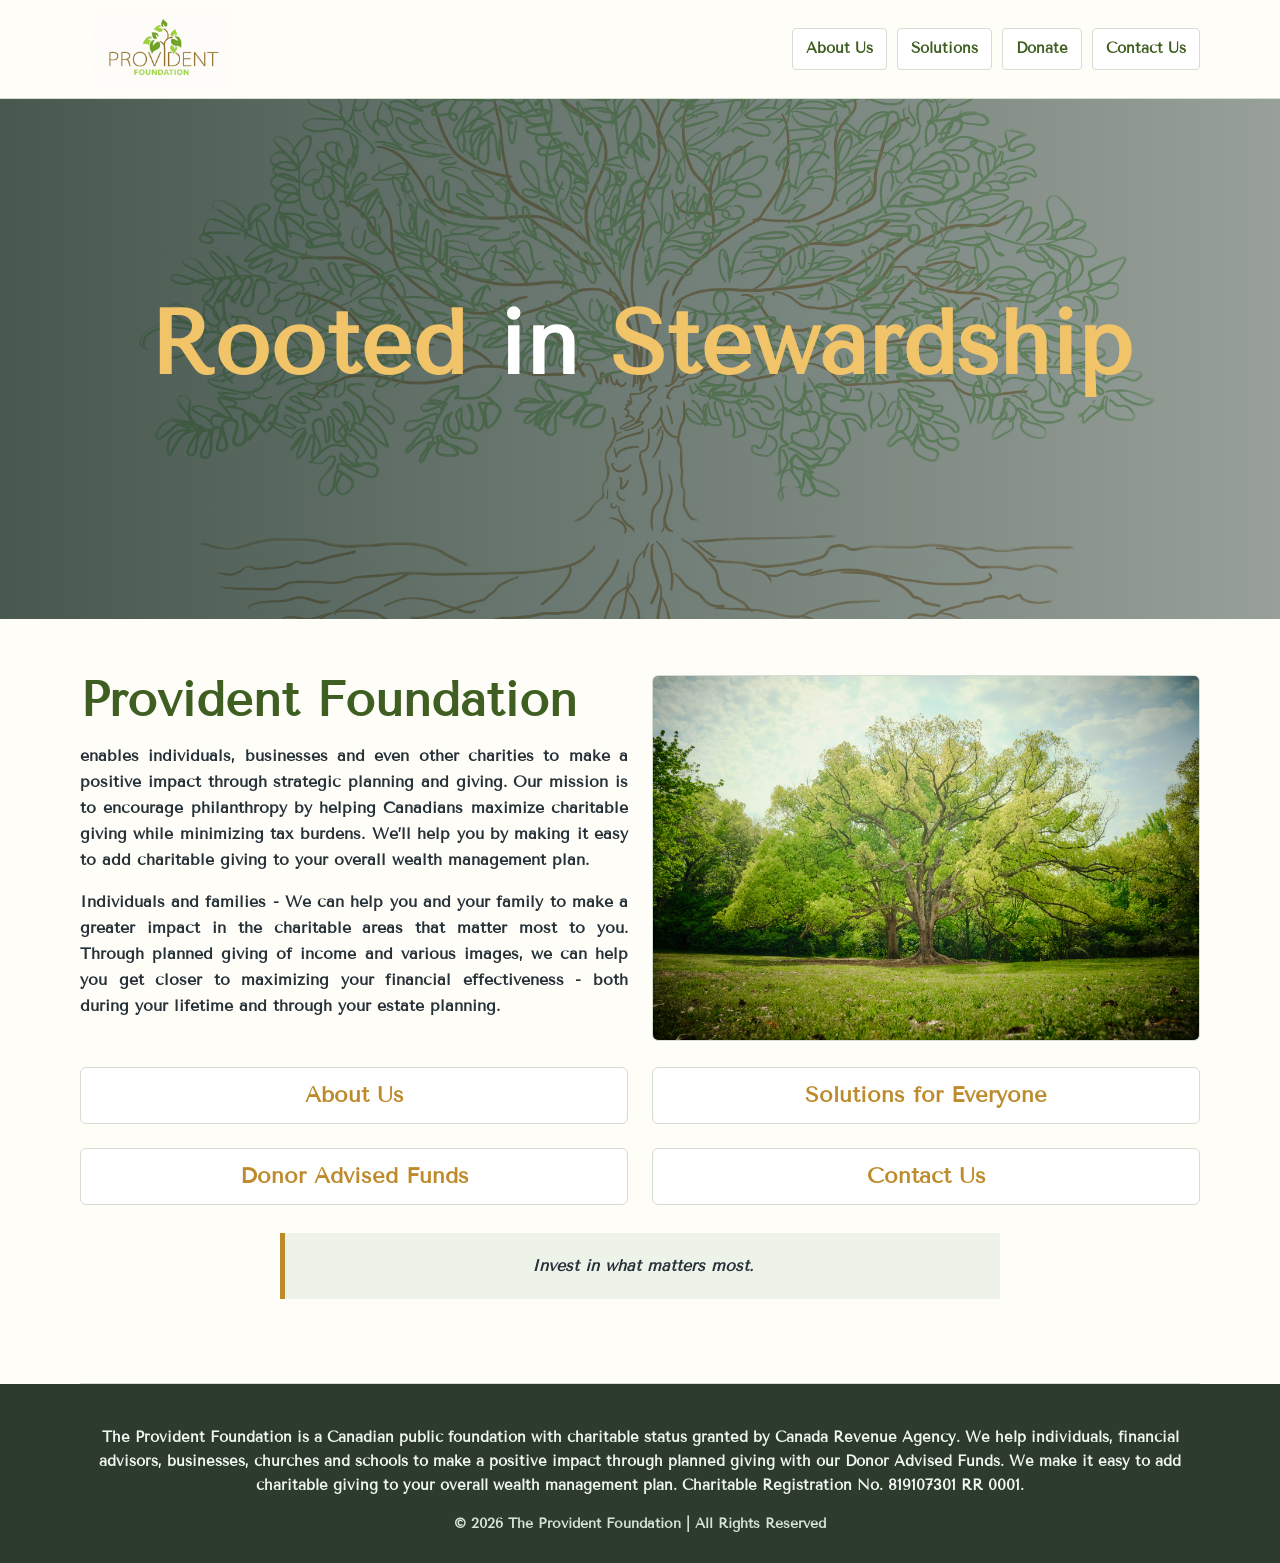
<file: index.html>
<!DOCTYPE html>
<html lang="en">
<head>
	<meta charset="utf-8" />
	<meta name="viewport" content="width=device-width, initial-scale=1" />
	<title>Provident Foundation</title>
	<link rel="icon" href="images/Logo/tree/tree-circle-4colour.png" />
	
	<link rel="stylesheet" href="styles/styles.css" />

	<link rel="preconnect" href="https://fonts.googleapis.com">
	<link rel="preconnect" href="https://fonts.gstatic.com" crossorigin>
	<link href="https://fonts.googleapis.com/css2?family=Tenor+Sans&display=swap" rel="stylesheet">

</head>
<body>
	<header class="site-header">
		<div class="header-inner">
			<a class="brand" href="index.html" aria-label="Provident Foundation home">
				<img src="images/Logo/stacked/stacked-fffdf8.png" alt="Provident Foundation" />
			</a>
			<button class="nav-toggle" type="button" aria-expanded="false" aria-controls="primary-nav" aria-label="Toggle navigation">
				<span></span>
				<span></span>
				<span></span>
			</button>
			<nav class="primary-nav" id="primary-nav" aria-label="Primary navigation">
				<ul>
					<li><a href="pages/about.html">About Us</a></li>
					<li><a href="pages/solutions.html">Solutions</a></li>
					<li><a href="pages/donations.html">Donate</a></li>
					<li><a href="pages/contact.html">Contact Us</a></li>
				</ul>
			</nav>
		</div>
	</header>

	<section class="hero" id="home">
		<div class="hero-inner">
			<h1><strong>Rooted</strong> in <strong>Stewardship</strong></h1>
		</div>
	</section>

	<main>
		<section class="section" id="about" aria-labelledby="about-title">
			<div class="grid">
				<div>
					<h2 id="about-title">Provident Foundation</h2>
					<p>enables individuals, businesses and even other charities to make a positive impact through strategic planning and giving. Our mission is to encourage philanthropy by helping Canadians maximize charitable giving while minimizing tax burdens. We’ll help you by making it easy to add charitable giving to your overall wealth management plan.</p>
					<p>Individuals and families - We can help you and your family to make a greater impact in the charitable areas that matter most to you. Through planned giving of income and various images, we can help you get closer to maximizing your financial effectiveness - both during your lifetime and through your estate planning.</p>
				</div>
				<div class="panel media-panel">
					<img src="images/tree4.jpg" alt="About Provident Foundation" />
				</div>
			</div>
			<br>
			<div class="grid redirect-grid">
				<div class="panel">
					<h3><a href="pages/about.html">About Us</a></h3>
				</div>
				<div class="panel">
					<h3><a href="pages/solutions.html">Solutions for Everyone</a></h3>
				</div>
				<div class="panel">
					<h3><a href="pages/donations.html">Donor Advised Funds</a></h3>
				</div>
				<div class="panel">
					<h3><a href="pages/contact.html">Contact Us</a></h3>
				</div>
			</div>
			<div class="callout"><em>Invest in what matters most.</em></div>
		</section>
	</main>

	<footer class="footer">
		<div class="footer-inner">
			<p>The Provident Foundation is a Canadian public foundation with charitable status granted by Canada Revenue Agency.
				We help individuals, financial advisors, businesses, churches and schools to make a positive impact through planned giving with our Donor Advised Funds.
				We make it easy to add charitable giving to your overall wealth management plan.
				Charitable Registration No. 819107301 RR 0001.</p>
			<p class="copyright">© 2026 The Provident Foundation | All Rights Reserved</p>
		</div>
	</footer>
	<script src="styles/accordion.js"></script>
</body>
</html>
</file>
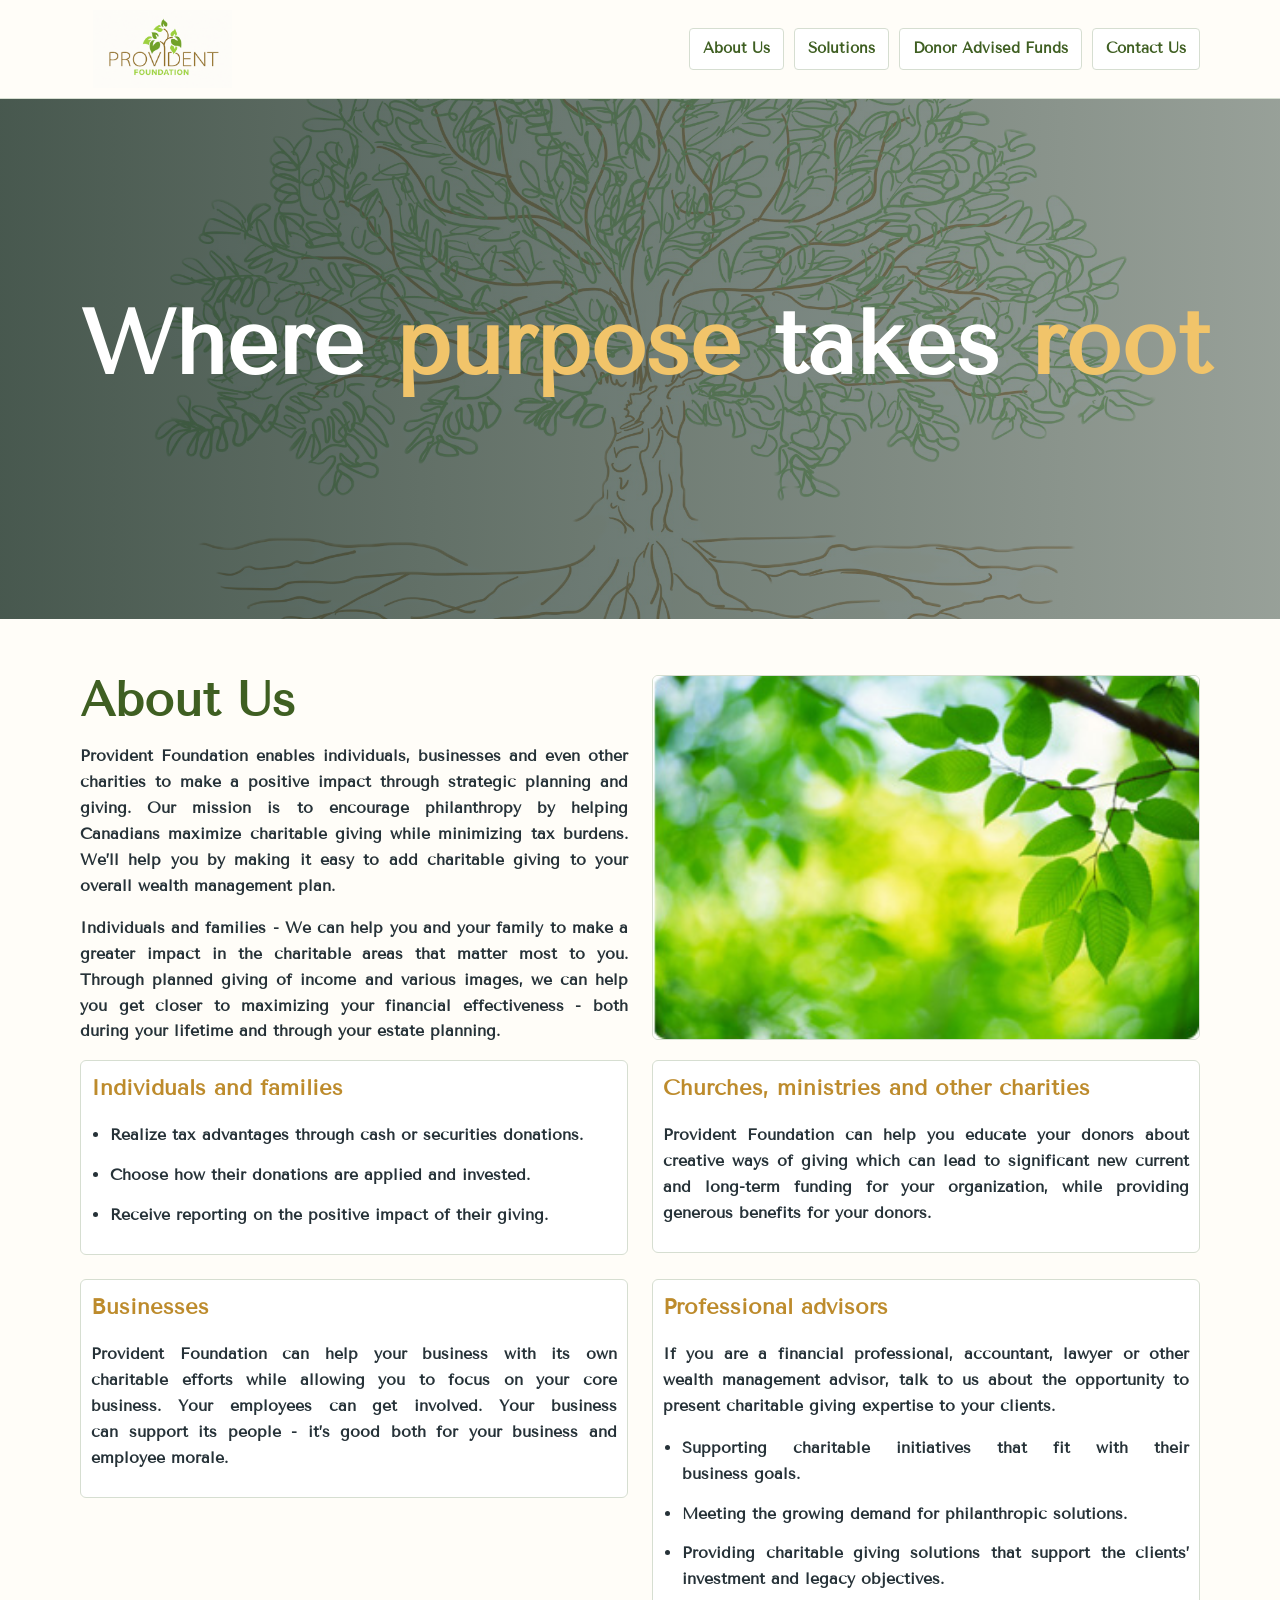
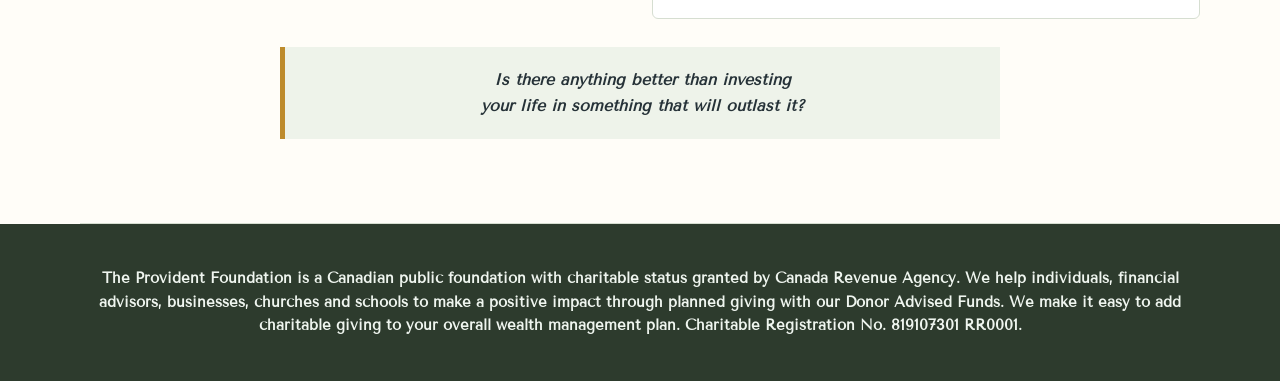
<file: pages/index.html>
<!DOCTYPE html>
<html lang="en">
<head>
	<meta charset="utf-8" />
	<meta name="viewport" content="width=device-width, initial-scale=1" />
	<title>Provident Foundation</title>
	<link rel="icon" href="../images/Logo/tree/tree-circle-4colour.png" />
	<link rel="stylesheet" href="../styles/styles.css" />

<link rel="preconnect" href="https://fonts.googleapis.com">
<link rel="preconnect" href="https://fonts.gstatic.com" crossorigin>
<link href="https://fonts.googleapis.com/css2?family=Tenor+Sans&display=swap" rel="stylesheet">

</head>
<body>
	<header class="site-header">
		<div class="header-inner">
			<a class="brand" href="../pages/index.html" aria-label="Provident Foundation home">
				<img src="../images/Logo/stacked/stacked-fffdf8.png" alt="Provident Foundation" />
			</a>
			<nav aria-label="Primary navigation">
				<ul>
					<li><a href="../pages/about.html">About Us</a></li>
					<li><a href="../pages/solutions.html">Solutions</a></li>
					<li><a href="../pages/funds.html">Donor Advised Funds</a></li>
					<li><a href="../pages/contact.html">Contact Us</a></li>
				</ul>
			</nav>
		</div>
	</header>

	<section class="hero" id="home">
		<div class="hero-inner">
			<h1>Where <strong>purpose</strong> takes <strong>root</strong></h1>
		</div>
	</section>

	<main>
		<section class="section" id="about" aria-labelledby="about-title">
			<div class="grid">
				<div>
					<h2 id="about-title">About Us</h2>
					<p>Provident Foundation enables individuals, businesses and even other charities to make a positive impact through strategic planning and giving. Our mission is to encourage philanthropy by helping Canadians maximize charitable giving while minimizing tax burdens. We’ll help you by making it easy to add charitable giving to your overall wealth management plan.</p>
					<p>Individuals and families - We can help you and your family to make a greater impact in the charitable areas that matter most to you. Through planned giving of income and various images, we can help you get closer to maximizing your financial effectiveness - both during your lifetime and through your estate planning.</p>
				</div>
				<div class="panel media-panel">
					<img src="../images/about-us.jpg" alt="About Provident Foundation" />
				</div>
			</div>
			<div class="grid">
				<div class="panel">
					<h3>Individuals and families</h3>
					<ul class="clean">
						<li>Realize tax advantages through cash or securities donations.</li>
						<li>Choose how their donations are applied and invested.</li>
						<li>Receive reporting on the positive impact of their giving.</li>
					</ul>
				</div>
				<div class="panel">
					<h3>Churches, ministries and other charities</h3>
					<p>Provident Foundation can help you educate your donors about creative ways of giving which can lead to significant new current and long-term funding for your organization, while providing generous benefits for your donors.</p>
				</div>
				<div class="panel">
					<h3>Businesses</h3>
					<p>Provident Foundation can help your business with its own charitable efforts while allowing you to focus on your core business. Your employees can get involved. Your business can support its people - it’s good both for your business and employee morale.</p>
				</div>
				<div class="panel">
					<h3>Professional advisors</h3>
					<p>If you are a financial professional, accountant, lawyer or other wealth management advisor, talk to us about the opportunity to present charitable giving expertise to your clients.</p>
					<ul class="clean">
						<li>Supporting charitable initiatives that fit with their business goals.</li>
						<li>Meeting the growing demand for philanthropic solutions.</li>
						<li>Providing charitable giving solutions that support the clients’ investment and legacy objectives.</li>
					</ul>
				</div>
			</div>
			<div class="callout"><em>Is there anything better than investing your life in something that will outlast it?</em></div>
		</section>
	</main>

	<footer class="footer">
		<div class="footer-inner">
			<p>The Provident Foundation is a Canadian public foundation with charitable status granted by Canada Revenue Agency.
				We help individuals, financial advisors, businesses, churches and schools to make a positive impact through planned giving with our Donor Advised Funds.
				We make it easy to add charitable giving to your overall wealth management plan.
				Charitable Registration No. 819107301 RR0001.</p>
		</div>
	</footer>
</body>
</html>
</file>
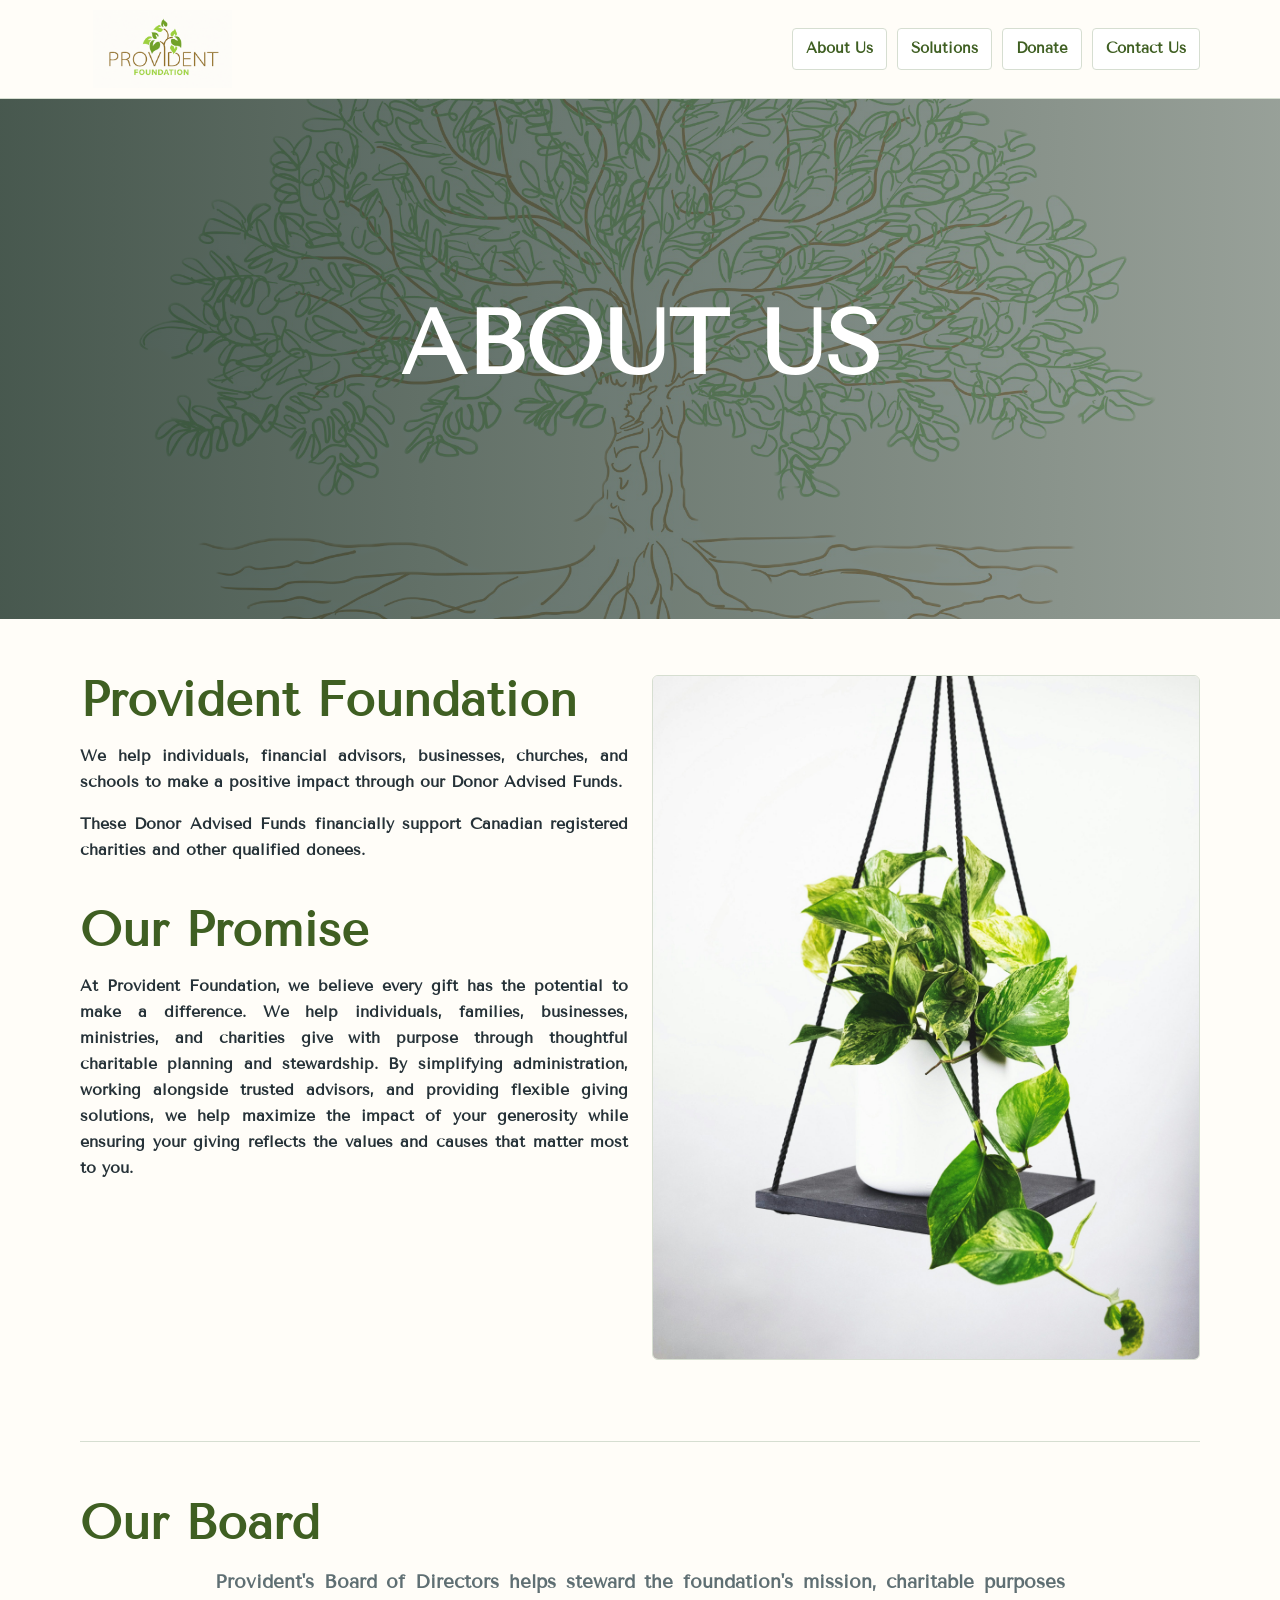
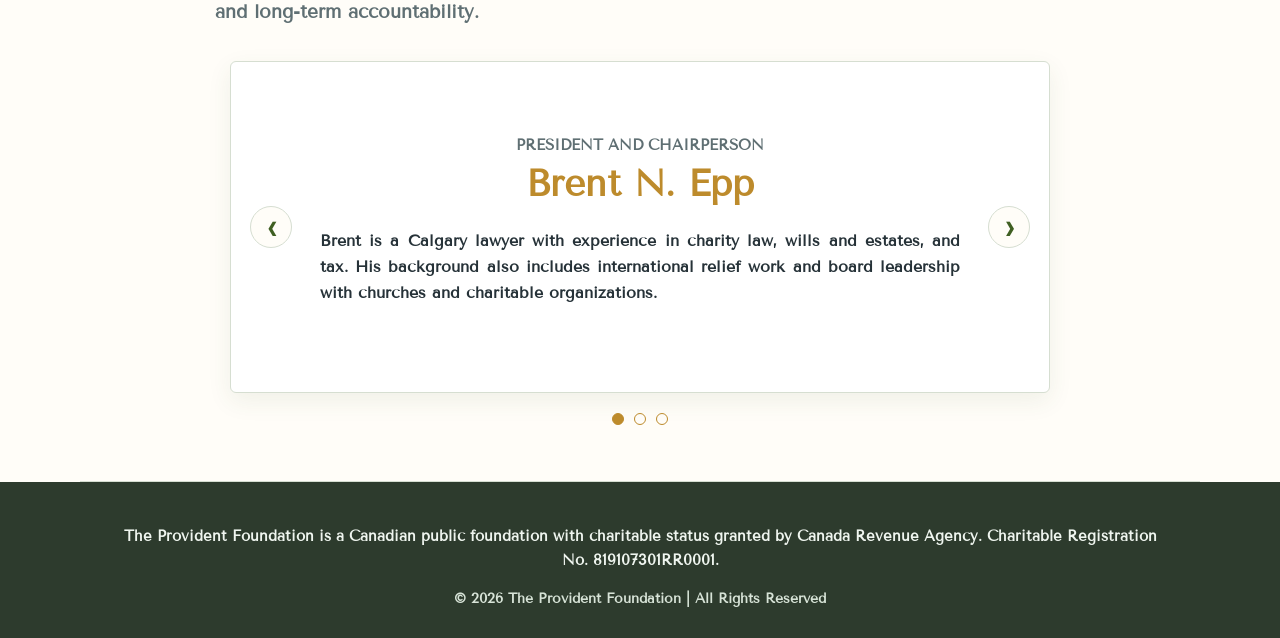
<file: pages/about.html>
<!DOCTYPE html>
<html lang="en">
<head>
	<meta charset="utf-8" />
	<meta name="viewport" content="width=device-width, initial-scale=1" />
	<title>Provident Foundation</title>
    <link rel="icon" href="../images/Logo/tree/tree-circle-4colour.png">

	<link rel="stylesheet" href="../styles/styles.css" />

	<link rel="preconnect" href="https://fonts.googleapis.com">
	<link rel="preconnect" href="https://fonts.gstatic.com" crossorigin>
	<link href="https://fonts.googleapis.com/css2?family=Tenor+Sans&display=swap" rel="stylesheet">

</head>
<body>
	<header class="site-header">
		<div class="header-inner">
			<a class="brand" href="../index.html" aria-label="Provident Foundation home">
				<img src="../images/Logo/stacked/stacked-fffdf8.png" alt="Provident Foundation" />
            </a>
			<button class="nav-toggle" type="button" aria-expanded="false" aria-controls="primary-nav" aria-label="Toggle navigation">
				<span></span>
				<span></span>
				<span></span>
			</button>
			<nav class="primary-nav" id="primary-nav" aria-label="Primary navigation">
				<ul>
					<li><a href="../pages/about.html">About Us</a></li>
					<li><a href="../pages/solutions.html">Solutions</a></li>
					<li><a href="../pages/donations.html">Donate</a></li>
					<li><a href="../pages/contact.html">Contact Us</a></li>
				</ul>
			</nav>
		</div>
	</header>

	<section class="hero" id="home">
		<div class="hero-inner">
			<h1>ABOUT US</h1>
		</div>
	</section>

	<main>
		<section class="section" id="about" aria-labelledby="about-title">
			<div class="grid">
				<div>
					<h2 id="about-title">Provident Foundation</h2>
					<p>We help individuals, financial advisors, businesses, churches, and schools to make a positive impact through our Donor Advised Funds.</p>
					<p>These Donor Advised Funds financially support Canadian registered charities and other qualified donees.</p>
					<br>
					<h2 id="about-title">Our Promise</h2>
					<p>At Provident Foundation, we believe every gift has the potential to make a difference. 
						We help individuals, families, businesses, ministries, and charities give with purpose through thoughtful charitable planning and stewardship. 
						By simplifying administration, working alongside trusted advisors, and providing flexible giving solutions, we help maximize the impact of your generosity while ensuring your giving reflects the values and causes that matter most to you.</p>
				</div>
				<div class="panel media-panel">
					<img src="../images/Pothos.jpg" alt="About Provident Foundation" />
				</div>
			</div>
		<br>
		</section>

		<section class="section" id="board" aria-labelledby="board-title">
			<h2 id="board-title">Our Board</h2>
			<p class="lead">Provident's Board of Directors helps steward the foundation's mission, charitable purposes and long-term accountability.</p>
			<div class="board-carousel" aria-label="Board member carousel">
				<input class="board-carousel-toggle" type="radio" name="board-carousel" id="board-brent" checked />
				<input class="board-carousel-toggle" type="radio" name="board-carousel" id="board-laurie" />
				<input class="board-carousel-toggle" type="radio" name="board-carousel" id="board-nicole" />

				<div class="board-carousel-viewport">
					<div class="board-carousel-track">
						<article class="board-card" aria-label="Brent N. Epp">
							<p class="board-role">President and Chairperson</p>
							<h3>Brent N. Epp</h3>
							<p>Brent is a Calgary lawyer with experience in charity law, wills and estates, and tax. His background also includes international relief work and board leadership with churches and charitable organizations.</p>
						</article>
						<article class="board-card" aria-label="Laurie Spady">
							<p class="board-role">Board Member</p>
							<h3>Laurie Spady</h3>
							<p>Laurie holds Bachelor of Arts and Master of Business Administration degrees from the University of Alberta. She has experience in business instruction, small business ownership, and international NGO board leadership.</p>
						</article>
						<article class="board-card" aria-label="Nicole Berg">
							<p class="board-role">Board Member</p>
							<h3>Nicole Berg</h3>
							<p>Nicole serves on Provident Foundation's board, helping guide the foundation's work in charitable giving, donor stewardship and long-term impact.</p>
						</article>
					</div>
				</div>

				<div class="board-carousel-controls" aria-label="Board carousel controls">
					<label class="board-control board-prev board-control-brent" for="board-nicole" aria-label="Show Nicole Berg">&lsaquo;</label>
					<label class="board-control board-next board-control-brent" for="board-laurie" aria-label="Show Laurie Spady">&rsaquo;</label>
					<label class="board-control board-prev board-control-laurie" for="board-brent" aria-label="Show Brent N. Epp">&lsaquo;</label>
					<label class="board-control board-next board-control-laurie" for="board-nicole" aria-label="Show Nicole Berg">&rsaquo;</label>
					<label class="board-control board-prev board-control-nicole" for="board-laurie" aria-label="Show Laurie Spady">&lsaquo;</label>
					<label class="board-control board-next board-control-nicole" for="board-brent" aria-label="Show Brent N. Epp">&rsaquo;</label>
				</div>

				<div class="board-carousel-dots" aria-label="Choose a board member">
					<label class="board-dot" for="board-brent" aria-label="Show Brent N. Epp"></label>
					<label class="board-dot" for="board-laurie" aria-label="Show Laurie Spady"></label>
					<label class="board-dot" for="board-nicole" aria-label="Show Nicole Berg"></label>
				</div>
			</div>
		</section>
	</main>

	<footer class="footer">
		<div class="footer-inner">
			<p>The Provident Foundation is a Canadian public foundation with charitable status granted by Canada Revenue Agency. Charitable Registration No. 819107301RR0001.</p>
			<p class="copyright">© 2026 The Provident Foundation | All Rights Reserved</p>
		</div>
	</footer>
	<script src="../styles/accordion.js"></script>
</body>
</html>
</file>
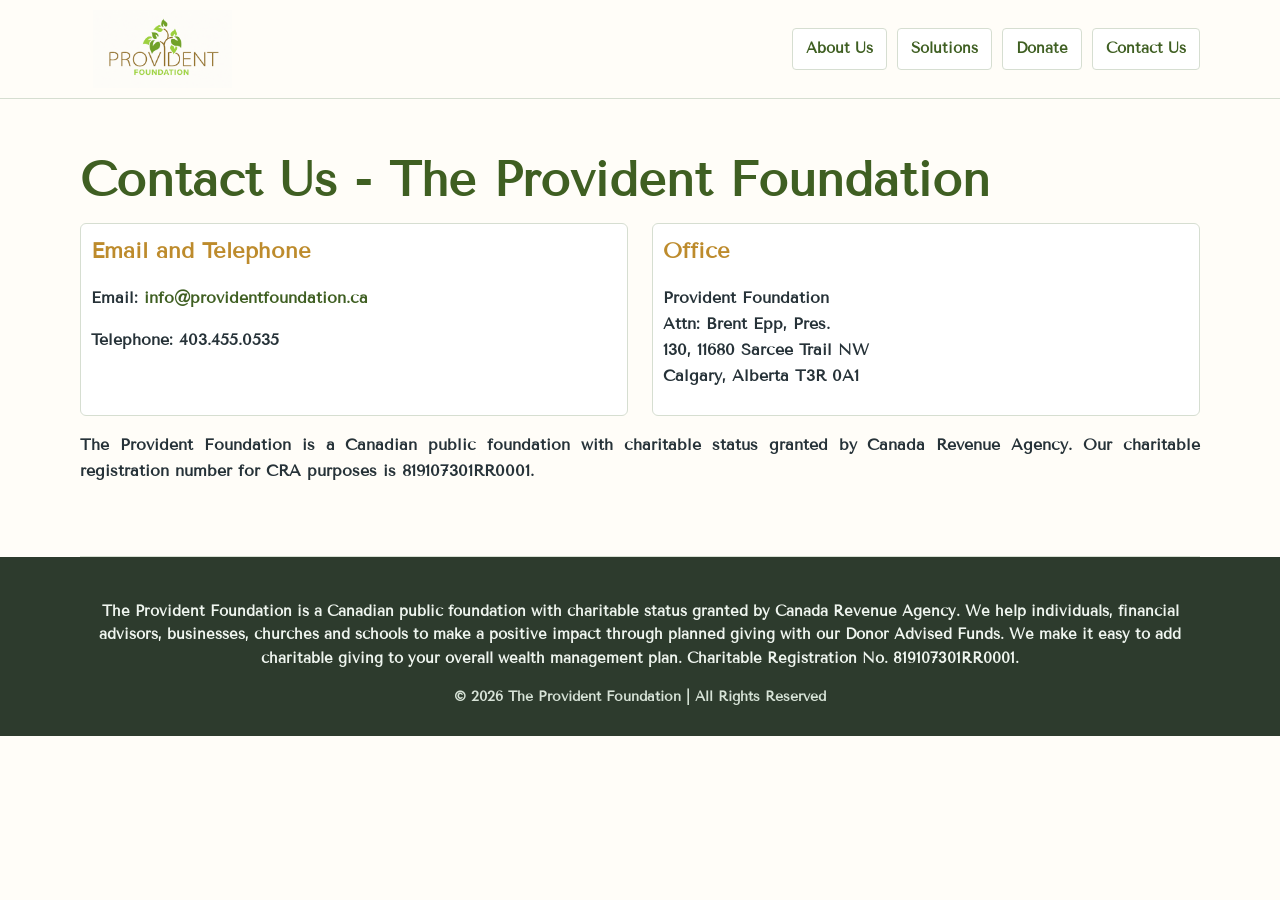
<file: pages/contact.html>
<!DOCTYPE html>
<html lang="en">
<head>
	<meta charset="utf-8" />
	<meta name="viewport" content="width=device-width, initial-scale=1" />
	<title>Provident Foundation</title>
    <link rel="icon" href="../images/Logo/tree/tree-circle-4colour.png">

	<link rel="stylesheet" href="../styles/styles.css" />

	<link rel="preconnect" href="https://fonts.googleapis.com">
	<link rel="preconnect" href="https://fonts.gstatic.com" crossorigin>
	<link href="https://fonts.googleapis.com/css2?family=Tenor+Sans&display=swap" rel="stylesheet">

</head>
<body>
	<header class="site-header">
		<div class="header-inner">
			<a class="brand" href="../index.html" aria-label="Provident Foundation home">
				<img src="../images/Logo/stacked/stacked-fffdf8.png" alt="Provident Foundation" />
            </a>
			<button class="nav-toggle" type="button" aria-expanded="false" aria-controls="primary-nav" aria-label="Toggle navigation">
				<span></span>
				<span></span>
				<span></span>
			</button>
			<nav class="primary-nav" id="primary-nav" aria-label="Primary navigation">
				<ul>
					<li><a href="../pages/about.html">About Us</a></li>
					<li><a href="../pages/solutions.html">Solutions</a></li>
					<li><a href="../pages/donations.html">Donate</a></li>
					<li><a href="../pages/contact.html">Contact Us</a></li>
				</ul>
			</nav>
		</div>
	</header>

	<main>
		<section class="section" id="contact" aria-labelledby="contact-title">
			<h2 id="contact-title">Contact Us - The Provident Foundation</h2>
			<div class="contact-box">
				<div class="panel">
					<h3>Email and Telephone</h3>
					<p>Email: <a href="mailto:info@providentfoundation.ca">info@providentfoundation.ca</a></p>
					<p>Telephone: 403.455.0535</p>
				</div>
				<div class="panel">
					<h3>Office</h3>
					<p><strong>Provident Foundation</strong>
					<br>Attn: Brent Epp, Pres.
					<br>130, 11680 Sarcee Trail NW
					<br>Calgary, Alberta T3R 0A1</p>
				</div>
			</div>
			<p>The Provident Foundation is a Canadian public foundation with charitable status granted by Canada Revenue Agency. Our charitable registration number for CRA purposes is 819107301RR0001.</p>
		</section>
	</main>

	<footer class="footer">
		<div class="footer-inner">
			<p>The Provident Foundation is a Canadian public foundation with charitable status granted by Canada Revenue Agency. We help individuals, financial advisors, businesses, churches and schools to make a positive impact through planned giving with our Donor Advised Funds. We make it easy to add charitable giving to your overall wealth management plan. Charitable Registration No. 819107301RR0001.</p>
			<p class="copyright">© 2026 The Provident Foundation | All Rights Reserved</p>
		</div>
	</footer>
	<script src="../styles/accordion.js"></script>
</body>
</html>
</file>
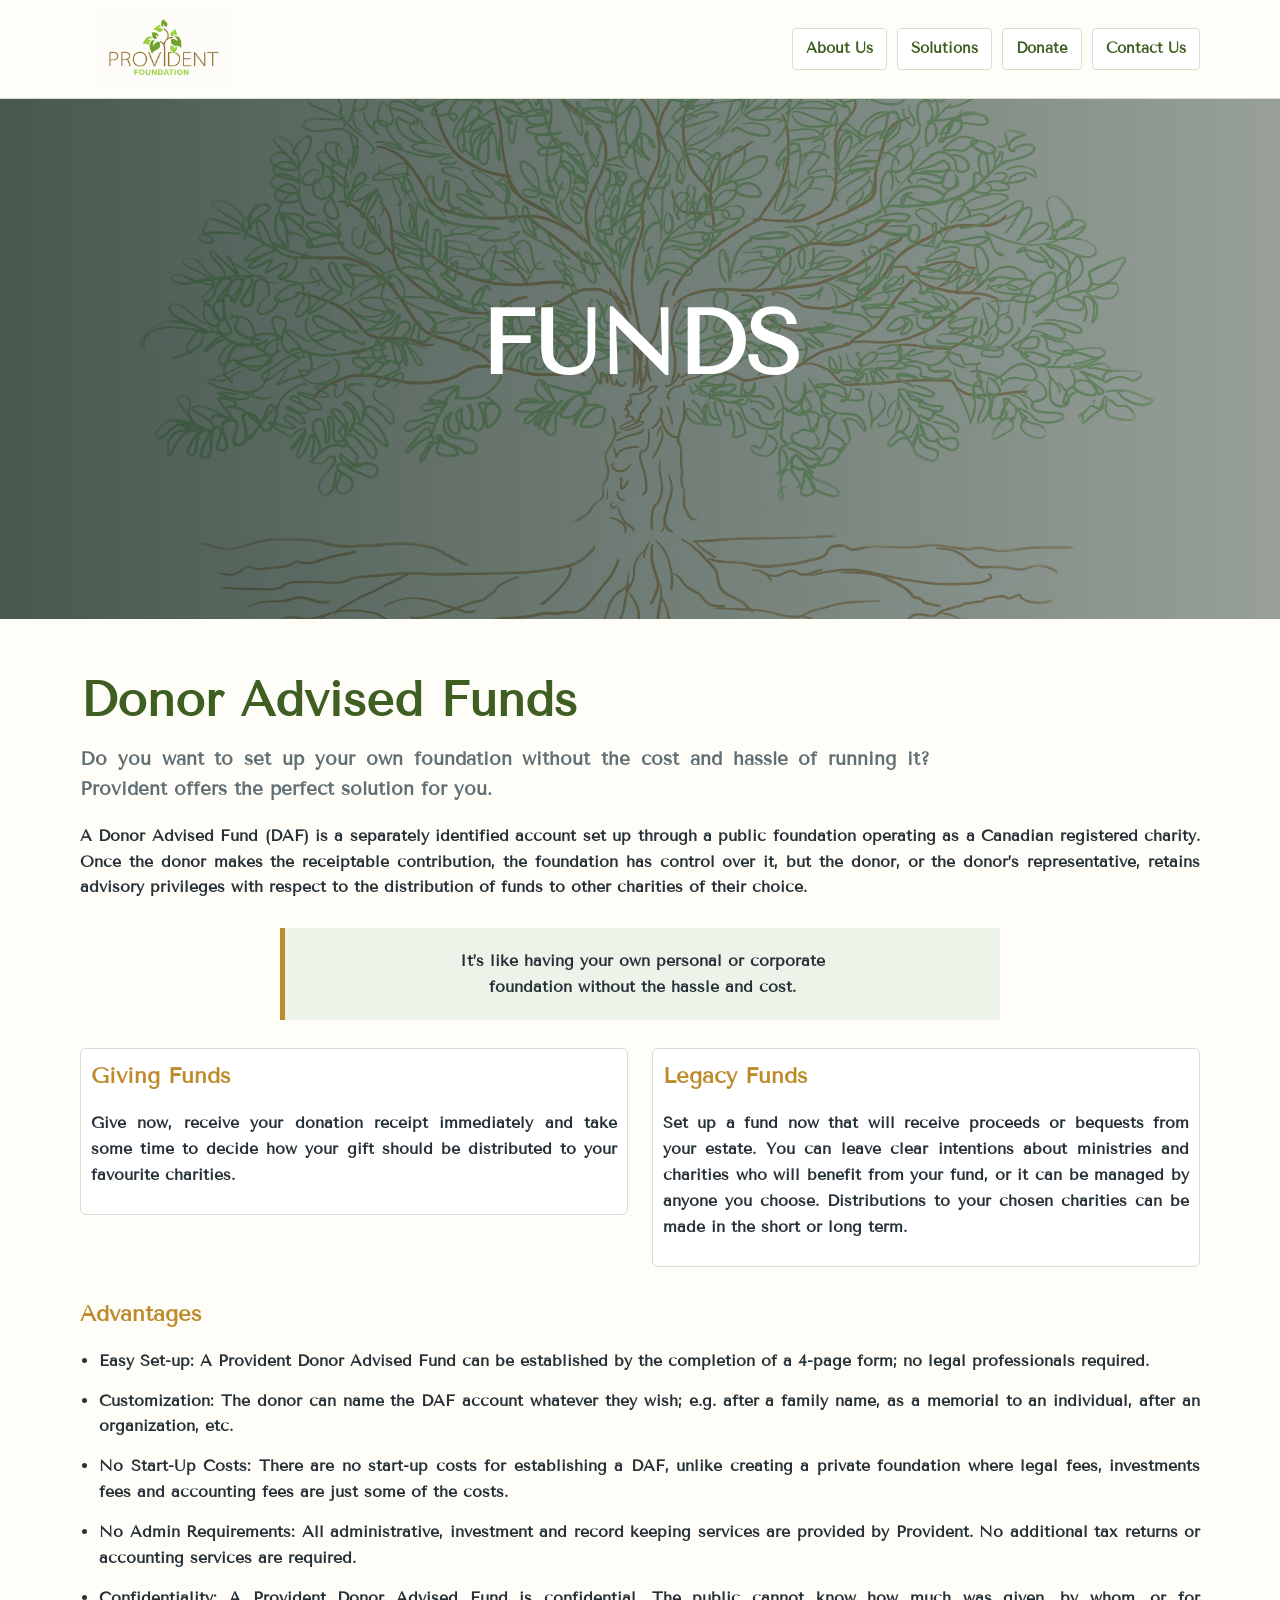
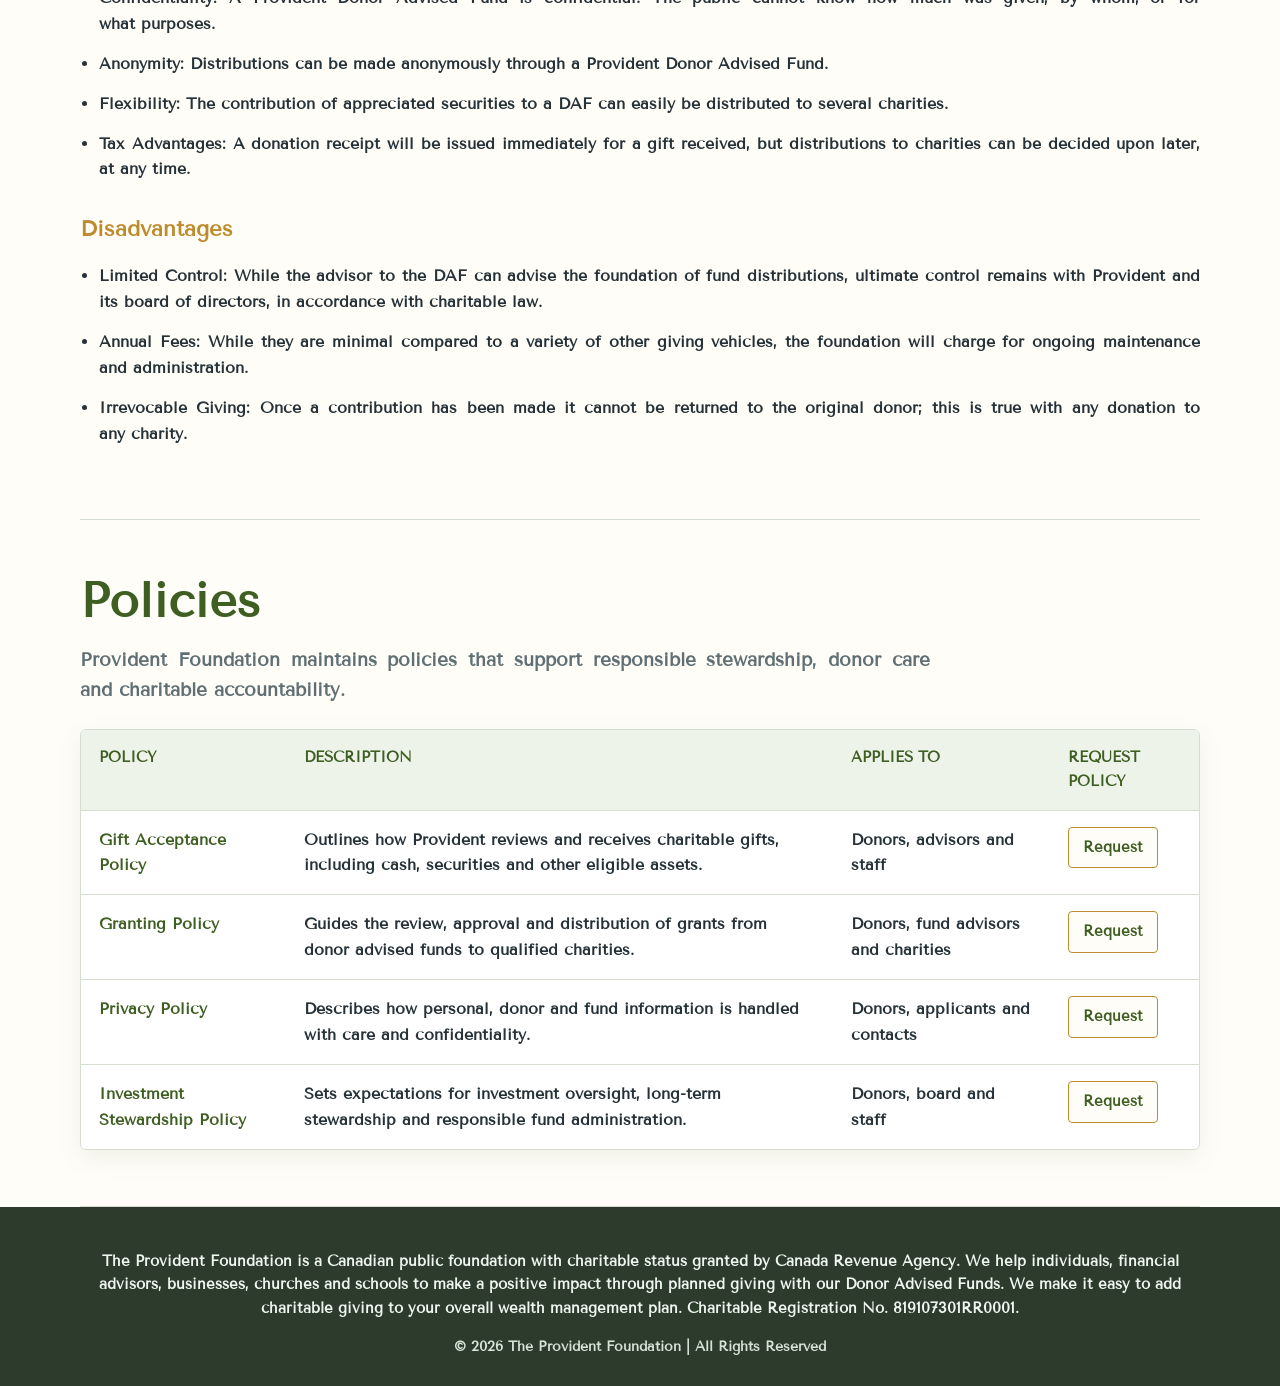
<file: pages/donations.html>
<!DOCTYPE html>
<html lang="en">
<head>
	<meta charset="utf-8" />
	<meta name="viewport" content="width=device-width, initial-scale=1" />
	<title>Provident Foundation</title>
    <link rel="icon" href="../images/Logo/tree/tree-circle-4colour.png">

	<link rel="stylesheet" href="../styles/styles.css" />

	<link rel="preconnect" href="https://fonts.googleapis.com">
	<link rel="preconnect" href="https://fonts.gstatic.com" crossorigin>
	<link href="https://fonts.googleapis.com/css2?family=Tenor+Sans&display=swap" rel="stylesheet">

</head>
<body>
	<header class="site-header">
		<div class="header-inner">
			<a class="brand" href="../index.html" aria-label="Provident Foundation home">
				<img src="../images/Logo/stacked/stacked-fffdf8.png" alt="Provident Foundation" />
            </a>
			<button class="nav-toggle" type="button" aria-expanded="false" aria-controls="primary-nav" aria-label="Toggle navigation">
				<span></span>
				<span></span>
				<span></span>
			</button>
			<nav class="primary-nav" id="primary-nav" aria-label="Primary navigation">
				<ul>
					<li><a href="../pages/about.html">About Us</a></li>
					<li><a href="../pages/solutions.html">Solutions</a></li>
					<li><a href="../pages/donations.html">Donate</a></li>
					<li><a href="../pages/contact.html">Contact Us</a></li>
				</ul>
			</nav>
		</div>
	</header>

	<section class="hero" id="home">
		<div class="hero-inner">
			<h1>FUNDS</h1>
		</div>
	</section>

	<main>
		<section class="section" id="donor-advised-funds" aria-labelledby="daf-title">
			<h2 id="daf-title">Donor Advised Funds</h2>
			<p class="lead">Do you want to set up <strong>your own foundation</strong> without the cost and hassle of running it? Provident offers the perfect solution for you.</p>
			<p>A <strong>Donor Advised Fund</strong> (DAF) is a separately identified account set up through a public foundation operating as a Canadian registered charity. Once the donor makes the receiptable contribution, the foundation has control over it, but the donor, or the donor’s representative, retains advisory privileges with respect to the distribution of funds to other charities of their choice.</p>
			<div class="callout"><strong>It’s like having your own personal or corporate foundation without the hassle and cost.</strong></div>
			<div class="grid">
				<div class="panel">
					<h3>Giving Funds</h3>
					<p>Give now, receive your donation receipt immediately and take some time to decide how your gift should be distributed to your favourite charities.</p>
				</div>
				<div class="panel">
					<h3>Legacy Funds</h3>
					<p>Set up a fund now that will receive proceeds or bequests from your estate. You can leave clear intentions about ministries and charities who will benefit from your fund, or it can be managed by anyone you choose. Distributions to your chosen charities can be made in the short or long term.</p>
				</div>
			</div>
			<h3>Advantages</h3>
			<ul class="clean">
				<li><strong>Easy Set-up:</strong> A Provident Donor Advised Fund can be established by the completion of a 4-page form; no legal professionals required.</li>
				<li><strong>Customization:</strong> The donor can name the DAF account whatever they wish; e.g. after a family name, as a memorial to an individual, after an organization, etc.</li>
				<li><strong>No Start-Up Costs:</strong> There are no start-up costs for establishing a DAF, unlike creating a private foundation where legal fees, investments fees and accounting fees are just some of the costs.</li>
				<li><strong>No Admin Requirements:</strong> All administrative, investment and record keeping services are provided by Provident. No additional tax returns or accounting services are required.</li>
				<li><strong>Confidentiality:</strong> A Provident Donor Advised Fund is confidential. The public cannot know how much was given, by whom, or for what purposes.</li>
				<li><strong>Anonymity:</strong> Distributions can be made anonymously through a Provident Donor Advised Fund.</li>
				<li><strong>Flexibility:</strong> The contribution of appreciated securities to a DAF can easily be distributed to several charities.</li>
				<li><strong>Tax Advantages:</strong> A donation receipt will be issued immediately for a gift received, but distributions to charities can be decided upon later, at any time.</li>
			</ul>
			<h3>Disadvantages</h3>
			<ul class="clean">
				<li><strong>Limited Control:</strong> While the advisor to the DAF can advise the foundation of fund distributions, ultimate control remains with Provident and its board of directors, in accordance with charitable law.</li>
				<li><strong>Annual Fees:</strong> While they are minimal compared to a variety of other giving vehicles, the foundation will charge for ongoing maintenance and administration.</li>
				<li><strong>Irrevocable Giving:</strong> Once a contribution has been made it cannot be returned to the original donor; this is true with any donation to any charity.</li>
			</ul>
		</section>

		<section class="section" id="policies" aria-labelledby="policies-title">
			<h2 id="policies-title">Policies</h2>
			<p class="lead">Provident Foundation maintains policies that support responsible stewardship, donor care and charitable accountability.</p>
			<div class="table-wrapper">
				<table class="default policy-table">
					<thead>
						<tr>
							<th>Policy</th>
							<th>Description</th>
							<th>Applies To</th>
							<th>Request Policy</th>
						</tr>
					</thead>
					<tbody>
						<tr>
							<td>Gift Acceptance Policy</td>
							<td>Outlines how Provident reviews and receives charitable gifts, including cash, securities and other eligible assets.</td>
							<td>Donors, advisors and staff</td>
							<td><a class="policy-button" href="mailto:info@providentfoundation.ca?subject=Gift%20Acceptance%20Policy%20Request">Request</a></td>
						</tr>
						<tr>
							<td>Granting Policy</td>
							<td>Guides the review, approval and distribution of grants from donor advised funds to qualified charities.</td>
							<td>Donors, fund advisors and charities</td>
							<td><a class="policy-button" href="mailto:info@providentfoundation.ca?subject=Granting%20Policy%20Request">Request</a></td>
						</tr>
						<tr>
							<td>Privacy Policy</td>
							<td>Describes how personal, donor and fund information is handled with care and confidentiality.</td>
							<td>Donors, applicants and contacts</td>
							<td><a class="policy-button" href="mailto:info@providentfoundation.ca?subject=Privacy%20Policy%20Request">Request</a></td>
						</tr>
						<tr>
							<td>Investment Stewardship Policy</td>
							<td>Sets expectations for investment oversight, long-term stewardship and responsible fund administration.</td>
							<td>Donors, board and staff</td>
							<td><a class="policy-button" href="mailto:info@providentfoundation.ca?subject=Investment%20Stewardship%20Policy%20Request">Request</a></td>
						</tr>
					</tbody>
				</table>
			</div>
		</section>
	</main>

	<footer class="footer">
		<div class="footer-inner">
			<p>The Provident Foundation is a Canadian public foundation with charitable status granted by Canada Revenue Agency. We help individuals, financial advisors, businesses, churches and schools to make a positive impact through planned giving with our Donor Advised Funds. We make it easy to add charitable giving to your overall wealth management plan. Charitable Registration No. 819107301RR0001.</p>
			<p class="copyright">© 2026 The Provident Foundation | All Rights Reserved</p>
		</div>
	</footer>
	<script src="../styles/accordion.js"></script>
</body>
</html>
</file>
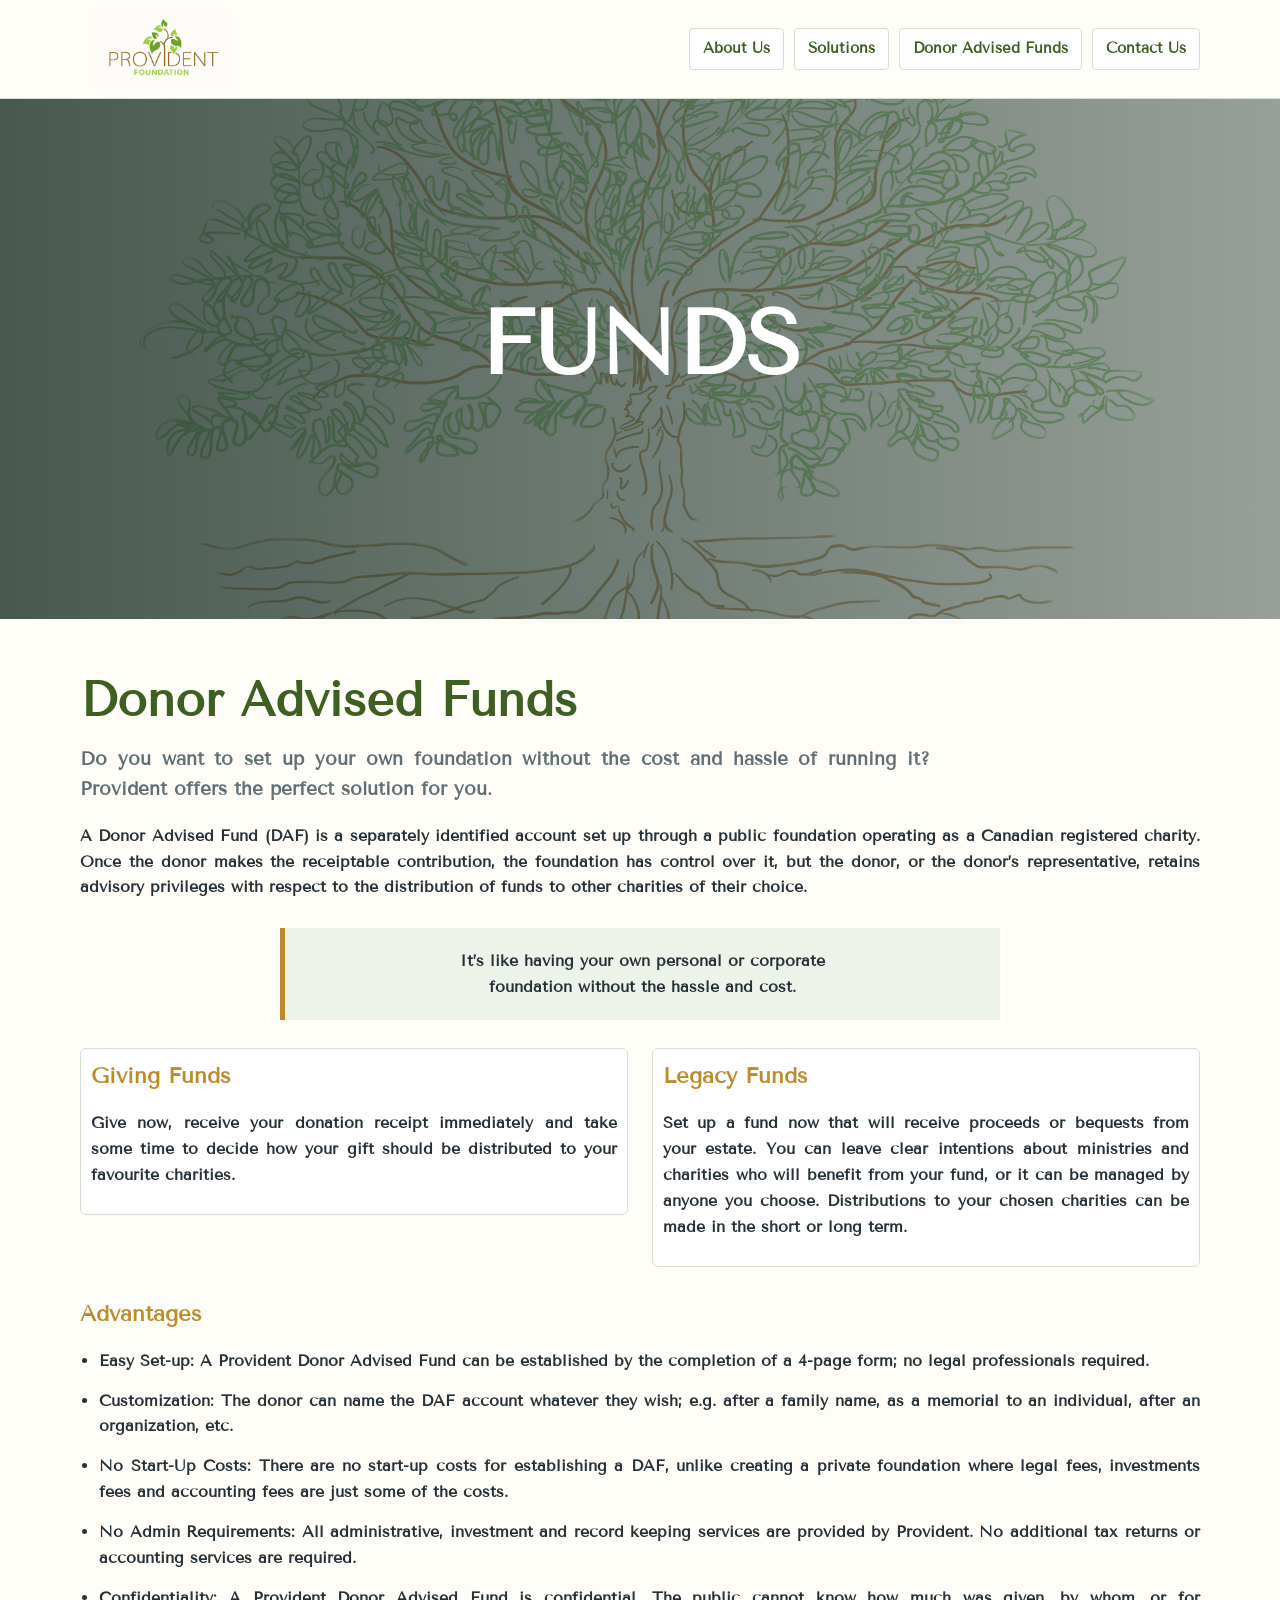
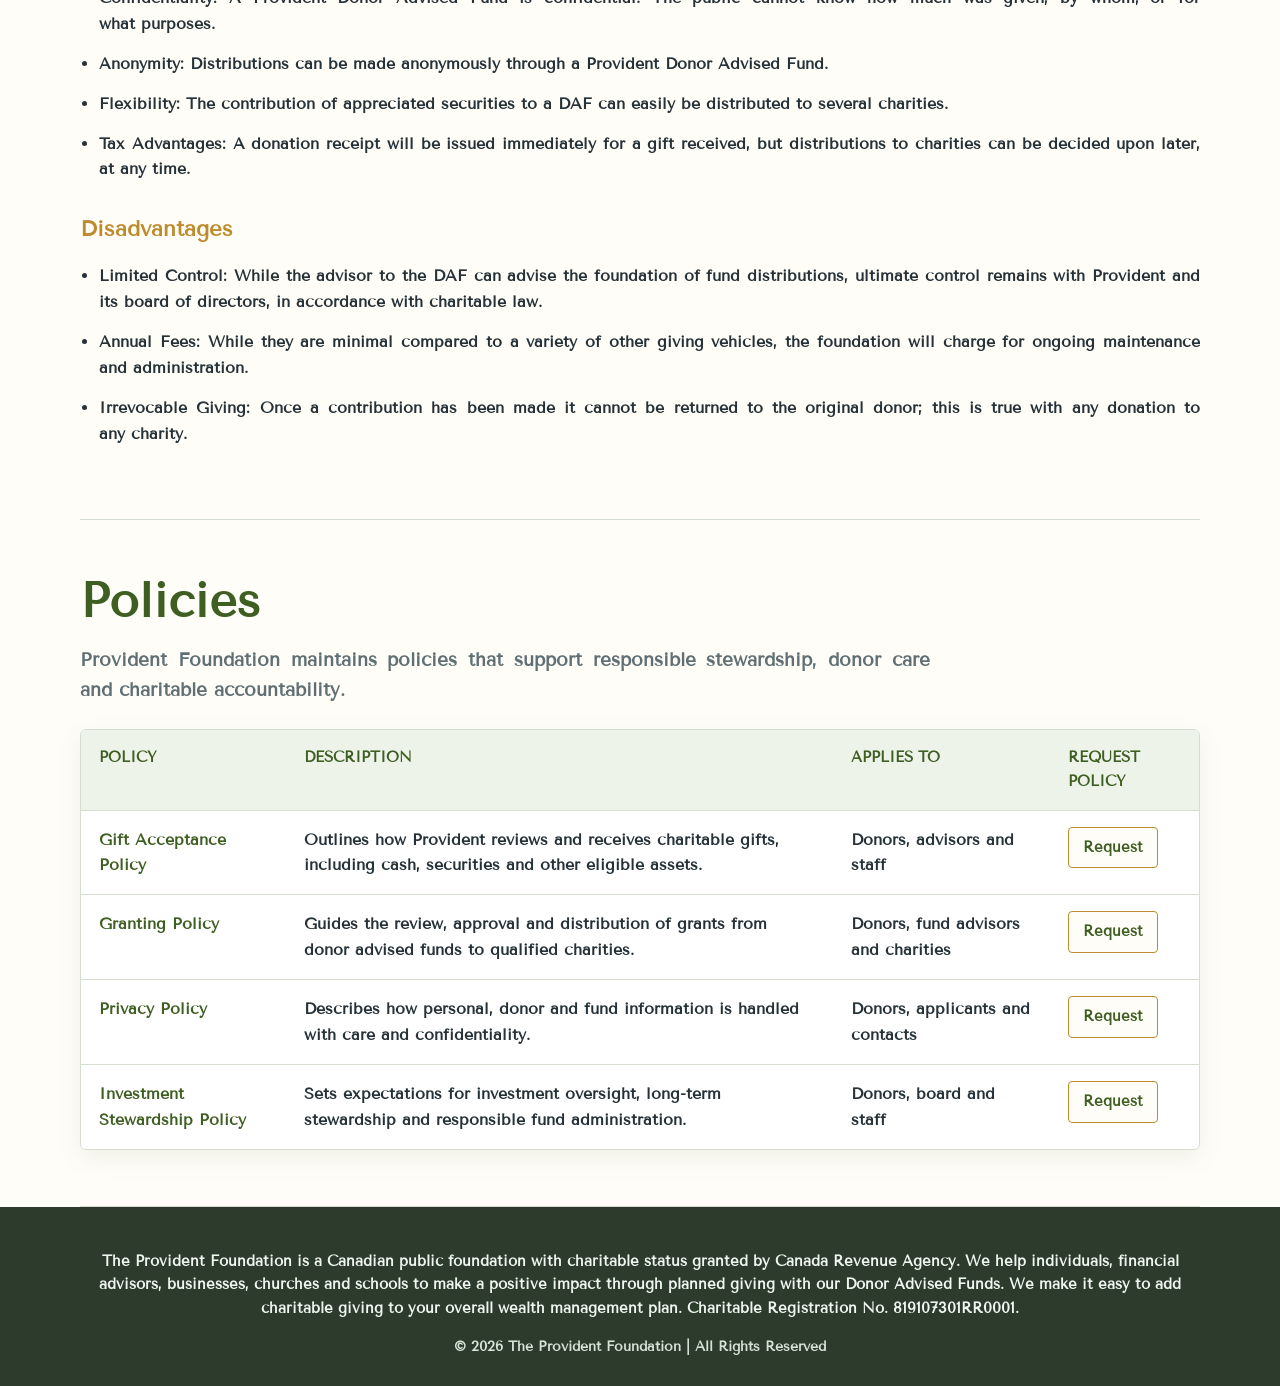
<file: pages/funds.html>
<!DOCTYPE html>
<html lang="en">
<head>
	<meta charset="utf-8" />
	<meta name="viewport" content="width=device-width, initial-scale=1" />
	<title>Provident Foundation</title>
    <link rel="icon" href="../images/Logo/tree/tree-circle-4colour.png">

	<link rel="stylesheet" href="../styles/styles.css" />

	<link rel="preconnect" href="https://fonts.googleapis.com">
	<link rel="preconnect" href="https://fonts.gstatic.com" crossorigin>
	<link href="https://fonts.googleapis.com/css2?family=Tenor+Sans&display=swap" rel="stylesheet">

</head>
<body>
	<header class="site-header">
		<div class="header-inner">
			<a class="brand" href="../index.html" aria-label="Provident Foundation home">
				<img src="../images/Logo/stacked/stacked-fffdf8.png" alt="Provident Foundation" />
            </a>
			<button class="nav-toggle" type="button" aria-expanded="false" aria-controls="primary-nav" aria-label="Toggle navigation">
				<span></span>
				<span></span>
				<span></span>
			</button>
			<nav class="primary-nav" id="primary-nav" aria-label="Primary navigation">
				<ul>
					<li><a href="../pages/about.html">About Us</a></li>
					<li><a href="../pages/solutions.html">Solutions</a></li>
					<li><a href="../pages/funds.html">Donor Advised Funds</a></li>
					<li><a href="../pages/contact.html">Contact Us</a></li>
				</ul>
			</nav>
		</div>
	</header>

	<section class="hero" id="home">
		<div class="hero-inner">
			<h1>FUNDS</h1>
		</div>
	</section>

	<main>
		<section class="section" id="donor-advised-funds" aria-labelledby="daf-title">
			<h2 id="daf-title">Donor Advised Funds</h2>
			<p class="lead">Do you want to set up <strong>your own foundation</strong> without the cost and hassle of running it? Provident offers the perfect solution for you.</p>
			<p>A <strong>Donor Advised Fund</strong> (DAF) is a separately identified account set up through a public foundation operating as a Canadian registered charity. Once the donor makes the receiptable contribution, the foundation has control over it, but the donor, or the donor’s representative, retains advisory privileges with respect to the distribution of funds to other charities of their choice.</p>
			<div class="callout"><strong>It’s like having your own personal or corporate foundation without the hassle and cost.</strong></div>
			<div class="grid">
				<div class="panel">
					<h3>Giving Funds</h3>
					<p>Give now, receive your donation receipt immediately and take some time to decide how your gift should be distributed to your favourite charities.</p>
				</div>
				<div class="panel">
					<h3>Legacy Funds</h3>
					<p>Set up a fund now that will receive proceeds or bequests from your estate. You can leave clear intentions about ministries and charities who will benefit from your fund, or it can be managed by anyone you choose. Distributions to your chosen charities can be made in the short or long term.</p>
				</div>
			</div>
			<h3>Advantages</h3>
			<ul class="clean">
				<li><strong>Easy Set-up:</strong> A Provident Donor Advised Fund can be established by the completion of a 4-page form; no legal professionals required.</li>
				<li><strong>Customization:</strong> The donor can name the DAF account whatever they wish; e.g. after a family name, as a memorial to an individual, after an organization, etc.</li>
				<li><strong>No Start-Up Costs:</strong> There are no start-up costs for establishing a DAF, unlike creating a private foundation where legal fees, investments fees and accounting fees are just some of the costs.</li>
				<li><strong>No Admin Requirements:</strong> All administrative, investment and record keeping services are provided by Provident. No additional tax returns or accounting services are required.</li>
				<li><strong>Confidentiality:</strong> A Provident Donor Advised Fund is confidential. The public cannot know how much was given, by whom, or for what purposes.</li>
				<li><strong>Anonymity:</strong> Distributions can be made anonymously through a Provident Donor Advised Fund.</li>
				<li><strong>Flexibility:</strong> The contribution of appreciated securities to a DAF can easily be distributed to several charities.</li>
				<li><strong>Tax Advantages:</strong> A donation receipt will be issued immediately for a gift received, but distributions to charities can be decided upon later, at any time.</li>
			</ul>
			<h3>Disadvantages</h3>
			<ul class="clean">
				<li><strong>Limited Control:</strong> While the advisor to the DAF can advise the foundation of fund distributions, ultimate control remains with Provident and its board of directors, in accordance with charitable law.</li>
				<li><strong>Annual Fees:</strong> While they are minimal compared to a variety of other giving vehicles, the foundation will charge for ongoing maintenance and administration.</li>
				<li><strong>Irrevocable Giving:</strong> Once a contribution has been made it cannot be returned to the original donor; this is true with any donation to any charity.</li>
			</ul>
		</section>

		<section class="section" id="policies" aria-labelledby="policies-title">
			<h2 id="policies-title">Policies</h2>
			<p class="lead">Provident Foundation maintains policies that support responsible stewardship, donor care and charitable accountability.</p>
			<div class="table-wrapper">
				<table class="default policy-table">
					<thead>
						<tr>
							<th>Policy</th>
							<th>Description</th>
							<th>Applies To</th>
							<th>Request Policy</th>
						</tr>
					</thead>
					<tbody>
						<tr>
							<td>Gift Acceptance Policy</td>
							<td>Outlines how Provident reviews and receives charitable gifts, including cash, securities and other eligible assets.</td>
							<td>Donors, advisors and staff</td>
							<td><a class="policy-button" href="mailto:info@providentfoundation.ca?subject=Gift%20Acceptance%20Policy%20Request">Request</a></td>
						</tr>
						<tr>
							<td>Granting Policy</td>
							<td>Guides the review, approval and distribution of grants from donor advised funds to qualified charities.</td>
							<td>Donors, fund advisors and charities</td>
							<td><a class="policy-button" href="mailto:info@providentfoundation.ca?subject=Granting%20Policy%20Request">Request</a></td>
						</tr>
						<tr>
							<td>Privacy Policy</td>
							<td>Describes how personal, donor and fund information is handled with care and confidentiality.</td>
							<td>Donors, applicants and contacts</td>
							<td><a class="policy-button" href="mailto:info@providentfoundation.ca?subject=Privacy%20Policy%20Request">Request</a></td>
						</tr>
						<tr>
							<td>Investment Stewardship Policy</td>
							<td>Sets expectations for investment oversight, long-term stewardship and responsible fund administration.</td>
							<td>Donors, board and staff</td>
							<td><a class="policy-button" href="mailto:info@providentfoundation.ca?subject=Investment%20Stewardship%20Policy%20Request">Request</a></td>
						</tr>
					</tbody>
				</table>
			</div>
		</section>
	</main>

	<footer class="footer">
		<div class="footer-inner">
			<p>The Provident Foundation is a Canadian public foundation with charitable status granted by Canada Revenue Agency. We help individuals, financial advisors, businesses, churches and schools to make a positive impact through planned giving with our Donor Advised Funds. We make it easy to add charitable giving to your overall wealth management plan. Charitable Registration No. 819107301RR0001.</p>
			<p class="copyright">© 2026 The Provident Foundation | All Rights Reserved</p>
		</div>
	</footer>
	<script src="../styles/accordion.js"></script>
</body>
</html>
</file>
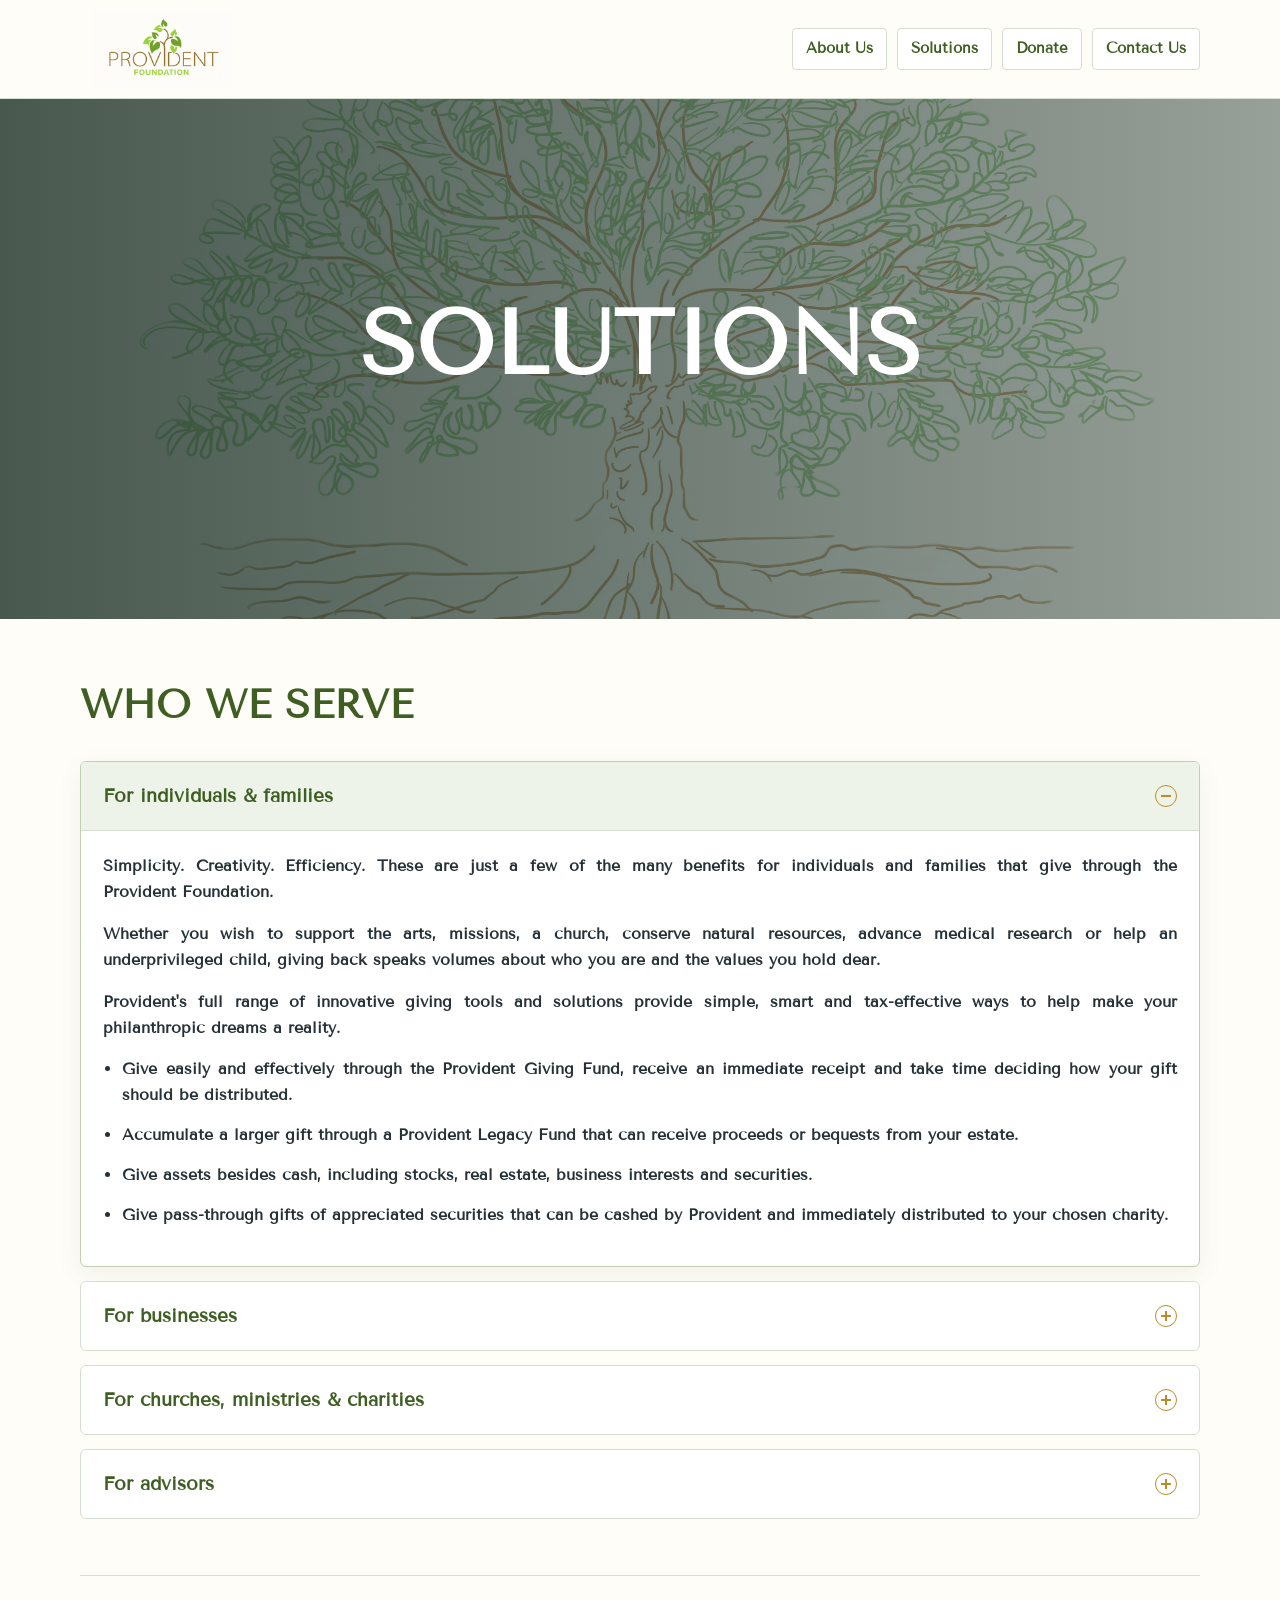
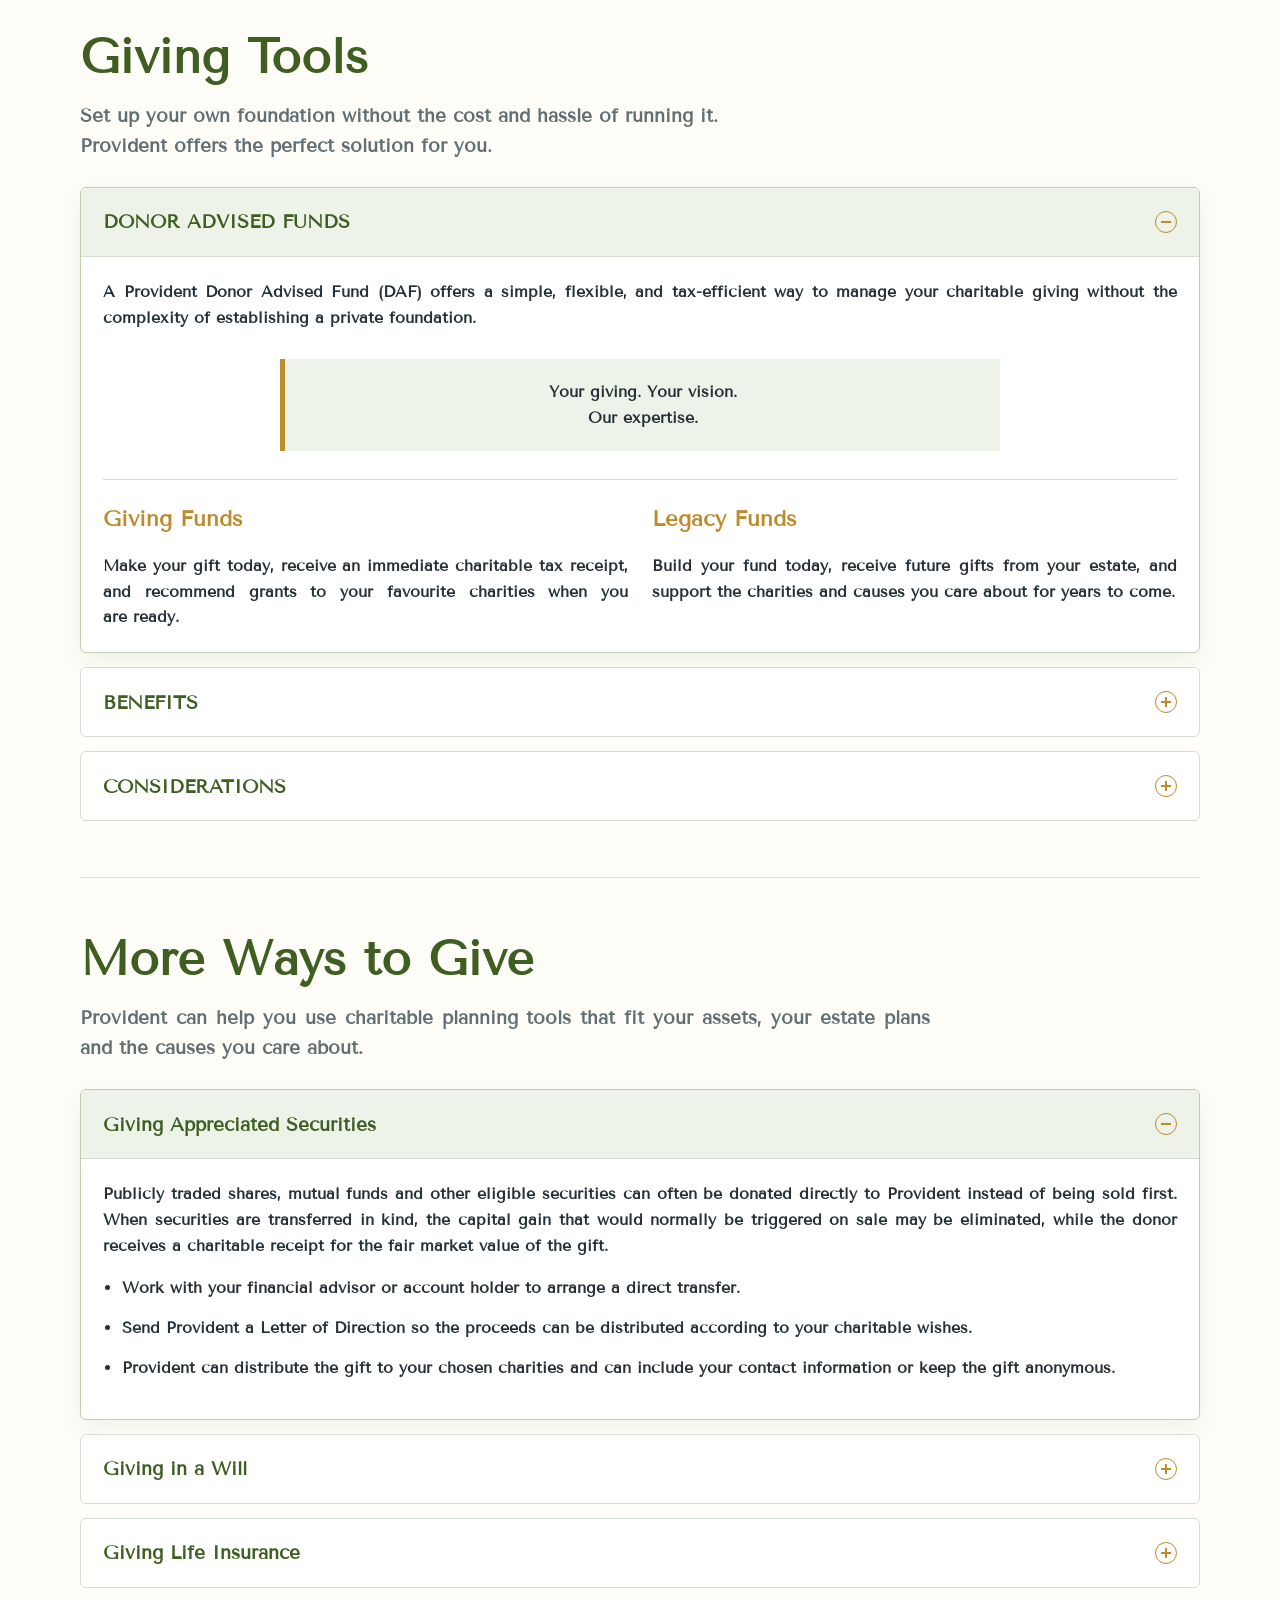
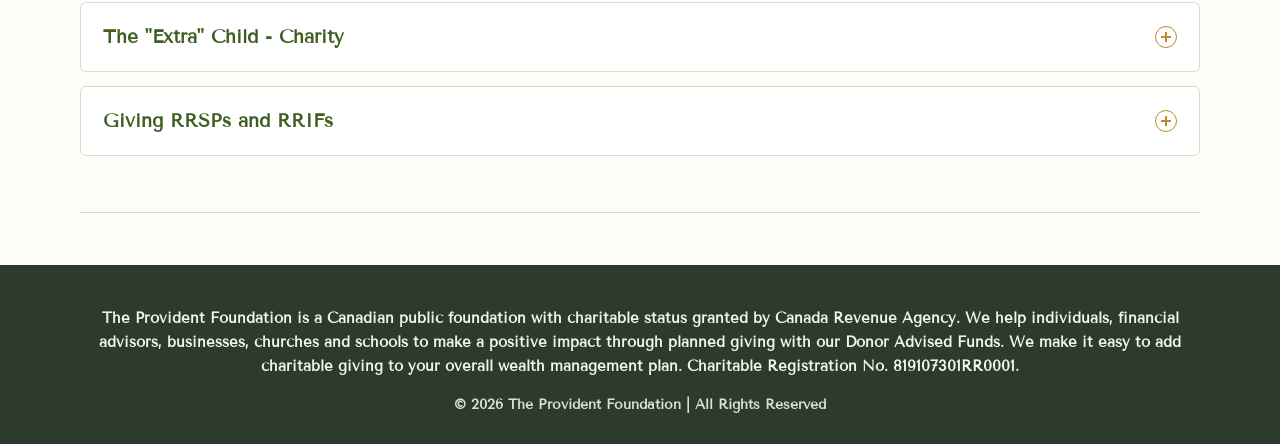
<file: pages/solutions.html>
<!DOCTYPE html>
<html lang="en">
<head>
	<meta charset="utf-8" />
	<meta name="viewport" content="width=device-width, initial-scale=1" />
	<title>Provident Foundation</title>
    <link rel="icon" href="../images/Logo/tree/tree-circle-4colour.png">

	<link rel="stylesheet" href="../styles/styles.css" />

	<link rel="preconnect" href="https://fonts.googleapis.com">
	<link rel="preconnect" href="https://fonts.gstatic.com" crossorigin>
	<link href="https://fonts.googleapis.com/css2?family=Tenor+Sans&display=swap" rel="stylesheet">

</head>
<body>
	<header class="site-header">
		<div class="header-inner">
			<a class="brand" href="../index.html" aria-label="Provident Foundation home">
				<img src="../images/Logo/stacked/stacked-fffdf8.png" alt="Provident Foundation" />
            </a>
			<button class="nav-toggle" type="button" aria-expanded="false" aria-controls="primary-nav" aria-label="Toggle navigation">
				<span></span>
				<span></span>
				<span></span>
			</button>
			<nav class="primary-nav" id="primary-nav" aria-label="Primary navigation">
				<ul>
					<li><a href="../pages/about.html">About Us</a></li>
					<li><a href="../pages/solutions.html">Solutions</a></li>
					<li><a href="../pages/donations.html">Donate</a></li>
					<li><a href="../pages/contact.html">Contact Us</a></li>
				</ul>
			</nav>
		</div>
	</header>

	<section class="hero" id="home">
		<div class="hero-inner">
			<h1>SOLUTIONS</h1>
		</div>
	</section>

	<main>
		<section class="section" id="solutions" aria-labelledby="solutions-title">
			<h2 class="lead solutions-intro">WHO WE SERVE</h2>
			<div class="accordion">
				<details class="accordion-item" open>
					<summary>
						<span>For individuals &amp; families</span>
						<span class="accordion-icon" aria-hidden="true"></span>
					</summary>
					<div class="accordion-content">
						<div>
							<p>Simplicity. Creativity. Efficiency. These are just a few of the many benefits for individuals and families that give through the Provident Foundation.</p>
							<p>Whether you wish to support the arts, missions, a church, conserve natural resources, advance medical research or help an underprivileged child, giving back speaks volumes about who you are and the values you hold dear.</p>
							<p>Provident's full range of innovative giving tools and solutions provide simple, smart and tax-effective ways to help make your philanthropic dreams a reality.</p>
							<ul class="clean">
								<li>Give easily and effectively through the Provident Giving Fund, receive an immediate receipt and take time deciding how your gift should be distributed.</li>
								<li>Accumulate a larger gift through a Provident Legacy Fund that can receive proceeds or bequests from your estate.</li>
								<li>Give assets besides cash, including stocks, real estate, business interests and securities.</li>
								<li>Give pass-through gifts of appreciated securities that can be cashed by Provident and immediately distributed to your chosen charity.</li>
							</ul>
						</div>
					</div>
				</details>

				<details class="accordion-item">
					<summary>
						<span>For businesses</span>
						<span class="accordion-icon" aria-hidden="true"></span>
					</summary>
					<div class="accordion-content">
						<div>
							<p>With a Business Provident Fund, any business can have an instant corporate social responsibility program that can grow with its needs. Whether your business has 10 employees, 100 or 1,000, Provident helps make business giving easy.</p>
							<p>A Business Fund acts like a charitable foundation for your business. Provident handles administration and compliance so your team can focus on your core business, employee engagement and community impact.</p>
							<ul class="clean">
								<li>Set up matching programs and engage employees, clients and the community.</li>
								<li>Reduce eligibility checking, small cheques and charitable administration.</li>
								<li>Measure impact by tracking company contributions to employees, clients and charities.</li>
								<li>Give directly to virtually any charity in Canada and support donor advised funds in Provident.</li>
								<li>Save time at tax season with a single report of charitable transactions.</li>
							</ul>
						</div>
					</div>
				</details>

				<details class="accordion-item">
					<summary>
						<span>For churches, ministries &amp; charities</span>
						<span class="accordion-icon" aria-hidden="true"></span>
					</summary>
					<div class="accordion-content">
						<div>
							<p>Churches, ministries and other charities can work with Provident to strategically engage donors and support the goals cast by the organization. With Provident behind your charity, you can establish a donor advised legacy fund that works like a foundation-like entity for current and future support.</p>
							<p>A Provident Legacy Fund can help your organization:</p>
							<ul class="clean">
								<li>Accept gifts of appreciated securities, real estate, RRSPs, RRIFs, life insurance proceeds and other non-cash assets.</li>
								<li>Recommend distributions from your fund back to your church or ministry, or even to other charities.</li>
								<li>Strengthen donor relationships by opening up new and innovative ways of giving.</li>
								<li>Accomplish this without adding overhead or staff.</li>
							</ul>
							<p>Provident can also work with your donors and their existing advisors as they explore creative ways to continue giving during their lives and after death.</p>
						</div>
					</div>
				</details>

				<details class="accordion-item">
					<summary>
						<span>For advisors</span>
						<span class="accordion-icon" aria-hidden="true"></span>
					</summary>
					<div class="accordion-content">
						<div>
							<p>Provident can help financial professionals, accountants, lawyers and other wealth management advisors present charitable giving expertise to clients who want to make a meaningful impact while minimizing tax burdens.</p>
							<ul class="clean">
								<li>Support charitable initiatives that fit with client business goals.</li>
								<li>Meet growing demand for philanthropic planning solutions.</li>
								<li>Provide charitable giving options that support investment and legacy objectives.</li>
							</ul>
						</div>
					</div>
				</details>
			</div>
		</section>

		<section class="section" id="donor-advised-funds" aria-labelledby="daf-title">
			<h2 id="daf-title">Giving Tools</h2>
			<p class="lead">Set up your own foundation without the cost and hassle of running it. 
				<br> Provident offers the perfect solution for you.</p>
			<div class="accordion">
				<details class="accordion-item" open>
					<summary>
						<span>DONOR ADVISED FUNDS</span>
						<span class="accordion-icon" aria-hidden="true"></span>
					</summary>
					<div class="accordion-content">
						<p>A Provident Donor Advised Fund (DAF) offers a simple, flexible, and tax-efficient way to manage your charitable giving without the complexity of establishing a private foundation.</p>
						<div class="callout">Your giving. Your vision.<br>Our expertise.</div>

						<div class="fund-subsections">
							<div>
								<h3>Giving Funds</h3>
								<p>Make your gift today, receive an immediate charitable tax receipt, and recommend grants to your favourite charities when you are ready.</p>
							</div>
							<div>
								<h3>Legacy Funds</h3>
								<p>Build your fund today, receive future gifts from your estate, and support the charities and causes you care about for years to come.</p>
							</div>
						</div>
					</div>
				</details>

				<details class="accordion-item">
					<summary>
						<span>BENEFITS</span>
						<span class="accordion-icon" aria-hidden="true"></span>
					</summary>
					<div class="accordion-content">
						<ul class="clean">
							<li>Simple to Establish – Open a Donor Advised Fund by completing a straightforward application—no legal professionals or complex setup required.</li>
							<li>Personalized – Name your fund in a way that reflects your family, honours a loved one, or supports a cause that is meaningful to you.</li>
							<li>No Start-Up Costs – Unlike a private foundation, there are no legal, accounting, or formation costs to establish your fund.</li>
							<li>Administrative Simplicity – Provident manages all administration, investment oversight, record keeping, and charitable reporting, eliminating the need for additional tax filings or accounting.</li>
							<li>Confidential Giving – Your fund and charitable contributions remain private unless you choose otherwise.</li>
							<li>Anonymous Grants – Support charities anonymously while still directing where your gifts are distributed.</li>
							<li>Flexible Giving – Donate cash, appreciated securities, or other eligible assets, and recommend grants to one or multiple charities over time.</li>
							<li>Immediate Tax Benefits – Receive a charitable tax receipt when your gift is made, while taking the time to decide when and where your grants will be distributed.</li>
						</ul>
					</div>
				</details>
				<details class="accordion-item">
					<summary>
						<span>CONSIDERATIONS</span>
						<span class="accordion-icon" aria-hidden="true"></span>
					</summary>
					<div class="accordion-content">
						<ul class="clean">
							<li>Advisory Role – As with all donor-advised funds, grant recommendations are made by the donor, while final approval rests with Provident's Board of Directors to ensure compliance with Canadian charitable law.</li>
							<li>Ongoing Administration Fee – A modest annual fee supports investment management, administration, compliance, and reporting, and is generally significantly lower than the cost of operating a private foundation.</li>
							<li>Irrevocable Contributions – Charitable gifts made to a Donor Advised Fund are irrevocable and cannot be returned to the donor, consistent with Canadian charitable giving requirements.</li>
						</ul>
					</div>
				</details>
			</div>
		</section>

		<section class="section" id="planned-giving-options" aria-labelledby="planned-giving-title">
			<h2 id="planned-giving-title">More Ways to Give</h2>
			<p class="lead">Provident can help you use charitable planning tools that fit your assets, your estate plans and the causes you care about.</p>
			<div class="accordion">
				<details class="accordion-item" open>
					<summary>
						<span>Giving Appreciated Securities</span>
						<span class="accordion-icon" aria-hidden="true"></span>
					</summary>
					<div class="accordion-content">
						<p>Publicly traded shares, mutual funds and other eligible securities can often be donated directly to Provident instead of being sold first. When securities are transferred in kind, the capital gain that would normally be triggered on sale may be eliminated, while the donor receives a charitable receipt for the fair market value of the gift.</p>
						<ul class="clean">
							<li>Work with your financial advisor or account holder to arrange a direct transfer.</li>
							<li>Send Provident a Letter of Direction so the proceeds can be distributed according to your charitable wishes.</li>
							<li>Provident can distribute the gift to your chosen charities and can include your contact information or keep the gift anonymous.</li>
						</ul>
					</div>
				</details>

				<details class="accordion-item">
					<summary>
						<span>Giving in a Will</span>
						<span class="accordion-icon" aria-hidden="true"></span>
					</summary>
					<div class="accordion-content">
						<p>A charitable gift in your Will allows you to support the charities and ministries that matter to you while keeping use of your assets during your lifetime. You may leave a fixed amount, a percentage of your estate, or a residual gift after family and other commitments have been provided for.</p>
						<ul class="clean">
							<li>Name Provident Foundation in your Will as the charitable recipient.</li>
							<li>Use a Letter of Direction to recommend how Provident should distribute the gift after it is received.</li>
							<li>Review the plan with your lawyer, executor and advisors so your charitable wishes are clear.</li>
						</ul>
					</div>
				</details>

				<details class="accordion-item">
					<summary>
						<span>Giving Life Insurance</span>
						<span class="accordion-icon" aria-hidden="true"></span>
					</summary>
					<div class="accordion-content">
						<p>Life insurance can create a meaningful future gift without requiring the same amount of cash today. Depending on your goals, Provident may be named as a beneficiary of a policy, or ownership of an existing or new policy may be transferred as part of a planned giving strategy.</p>
						<ul class="clean">
							<li>Naming Provident as beneficiary can provide a future estate gift while keeping the policy under your control during life.</li>
							<li>Transferring ownership of a policy may allow donation receipts for eligible policy value or future premiums.</li>
							<li>Your advisor can help determine which insurance approach best fits your family, estate and tax planning needs.</li>
						</ul>
					</div>
				</details>

				<details class="accordion-item">
					<summary>
						<span>The "Extra" Child - Charity</span>
						<span class="accordion-icon" aria-hidden="true"></span>
					</summary>
					<div class="accordion-content">
						<p>The "extra child" concept treats charity as one additional beneficiary in your estate plan. For example, instead of dividing your estate only among your children, your Will can divide it among your children plus one charitable share.</p>
						<ul class="clean">
							<li>This approach can create a significant charitable legacy while still caring for family.</li>
							<li>Provident can be named as the charitable beneficiary, with a Letter of Direction describing the charities you want supported.</li>
							<li>The charitable receipt to the estate may also help offset taxes, depending on the estate's circumstances.</li>
						</ul>
					</div>
				</details>

				<details class="accordion-item">
					<summary>
						<span>Giving RRSPs and RRIFs</span>
						<span class="accordion-icon" aria-hidden="true"></span>
					</summary>
					<div class="accordion-content">
						<p>RRSPs and RRIFs can become taxable income in the year of death unless they transfer to a surviving spouse or another qualifying beneficiary. Naming Provident as a beneficiary can turn those registered assets into a charitable gift and may help offset the tax created by the final disposition.</p>
						<ul class="clean">
							<li>Name Provident Foundation as primary beneficiary if you wish to donate the account, or as contingent beneficiary if a spouse is currently first in line.</li>
							<li>Complete a Letter of Direction or Legacy Fund application so Provident knows how you want the gift distributed.</li>
							<li>Let your family, executor and financial advisor know about the beneficiary designation and charitable plan.</li>
						</ul>
					</div>
				</details>
			</div>
		</section>
	<br>
	<br>
	</main>

	<footer class="footer">
		<div class="footer-inner">
			<p>The Provident Foundation is a Canadian public foundation with charitable status granted by Canada Revenue Agency. We help individuals, financial advisors, businesses, churches and schools to make a positive impact through planned giving with our Donor Advised Funds. We make it easy to add charitable giving to your overall wealth management plan. Charitable Registration No. 819107301RR0001.</p>
			<p class="copyright">© 2026 The Provident Foundation | All Rights Reserved</p>
		</div>
	</footer>
	<script src="../styles/accordion.js"></script>
</body>
</html>
</file>
<file: styles/styles.css>
:root {
	--ink: #263238;
	--muted: #5f6f73;
	--green: #5f7f2f;
	--green-dark: #3f5f22;
	--gold: #bd8b2c;
	--paper: #fffdf8;
	--wash: #eef3ea;
	--line: #d6ded1;
	--container: min(1120px, calc(100% - 32px));
	--radius: 6px;
	--soft-shadow: 0 8px 24px rgba(63, 95, 34, 0.08);
}

* {
	box-sizing: border-box;
}

html {
	scroll-behavior: smooth;
}

body {
	margin: 0;
	font-family: Tenor Sans, Verdana, Geneva, sans-serif;
	font-weight: bold;
	color: var(--ink);
	background: var(--paper);
	line-height: 1.62;
}

@media (prefers-reduced-motion: no-preference) {
	body::before {
		position: fixed;
		inset: 0;
		z-index: 999;
		background: var(--wash);
		content: "";
		opacity: 0;
		pointer-events: none;
		transition: opacity 120ms ease;
	}

	html.is-page-exiting body::before {
		opacity: 0.58;
	}

	a {
		transition:
			background-color 180ms ease,
			border-color 180ms ease,
			color 180ms ease,
			opacity 160ms ease,
			transform 160ms ease;
	}

	a.is-link-activating {
		opacity: 0.82;
		transform: translateY(1px);
	}
}

a {
	color: var(--green-dark);
	text-decoration: none;
}

a:hover {
	text-decoration: underline;
}

.site-header {
	position: sticky;
	top: 0;
	z-index: 10;
	background: rgba(255, 253, 248, 0.96);
	border-bottom: 1px solid var(--line);
}

.header-inner {
	display: flex;
	align-items: center;
	justify-content: space-between;
	gap: 24px;
	padding: 10px 0;
}

.brand {
	display: block;
	flex: 0 0 auto;
}

.brand img {
	display: block;
	width: clamp(120px, 14vw, 165px);
	height: auto;
	max-height: 78px;
	object-fit: contain;
}

.nav-toggle {
	display: none;
	align-items: center;
	justify-content: center;
	flex-direction: column;
	gap: 5px;
	width: 42px;
	height: 42px;
	border: 1px solid var(--line);
	border-radius: 4px;
	background: #fff;
	cursor: pointer;
}

.nav-toggle span {
	width: 20px;
	height: 2px;
	background: var(--green-dark);
	transition:
		opacity 180ms ease,
		transform 180ms ease;
}

.nav-toggle:hover {
	background: var(--wash);
}

nav ul {
	list-style: none;
	display: flex;
	flex-wrap: wrap;
	gap: 10px;
	margin: 0;
	padding: 0;
	font-family: inherit;
	font-size: 0.91rem;
}

nav a {
	display: inline-flex;
	align-items: center;
	justify-content: center;
	min-height: 38px;
	padding: 8px 13px;
	border: 1px solid var(--line);
	background: #fff;
	border-radius: 4px;
	color: var(--green-dark);
	font-weight: 700;
}

nav a:hover {
	background: var(--wash);
	text-decoration: none;
}

.hero {
	background:
		linear-gradient(90deg, rgba(20, 42, 31, 0.78), rgba(20, 42, 31, 0.44)),
		url("../images/bigtree_no_bg.png") center/cover;
	color: #fff;
}

.hero-inner {
	min-height: 520px;
	display: grid;
	align-content: center;
	justify-items: center;
	padding: 68px 0 76px;
}

.hero h1 {
	margin: 0 0 20px;
	font-size: clamp(2.7rem, 7vw, 5.6rem);
	line-height: 0.95;
	text-align: center;
	white-space: nowrap;
}

.hero p {
	max-width: 780px;
	margin: 12px 0;
	font-size: clamp(1.1rem, 2.2vw, 1.5rem);
}

.hero strong {
	color: #f1c46a;
}

main {
	width: var(--container);
	margin: 0 auto;
}

.header-inner,
.hero-inner,
.footer-inner {
	width: var(--container);
	margin: 0 auto;
}

.section {
	padding: 56px 0;
	border-bottom: 1px solid var(--line);
}

.section h2 {
	margin: 0 0 18px;
	color: var(--green-dark);
	font-size: clamp(2rem, 4vw, 3rem);
	line-height: 1.05;
}

.section h3 {
	margin: 30px 0 8px;
	color: var(--gold);
	font-size: 1.35rem;
}

.lead {
	font-size: 1.16rem;
	color: var(--muted);
	max-width: 850px;
}

.section h2.lead {
	width: 100%;
	max-width: none;
}

.section h2.solutions-intro {
	font-size: 2.5rem;
	line-height: 1.5;
}

main p,
main li,
main h1,
main h2,
main h3,
.footer p {
	text-align: justify;
	justify-content: center;
}

main p,
main li,
.footer p {
	text-wrap: pretty;
}

main h1,
main h2,
main h3,
.callout {
	text-wrap: balance;
}

.grid,
.contact-box {
	display: grid;
	grid-template-columns: repeat(2, minmax(0, 1fr));
	gap: 24px;
}

.grid {
	align-items: start;
}

.panel,
.accordion-item,
.board-carousel-viewport {
	border: 1px solid var(--line);
	background: #fff;
	border-radius: var(--radius);
}

.panel {
	padding: 10px;
}

.panel h3 {
	margin-top: 0;
	margin-bottom: 0;
	justify-self: center;

}

.redirect-grid .panel {
	padding: 0;
	overflow: hidden;
}

.redirect-grid .panel:hover {
	background: var(--wash);
}

.redirect-grid h3 {
	height: 100%;
}

.redirect-grid a {
	display: flex;
	align-items: center;
	justify-content: center;
	width: 100%;
	height: 100%;
	min-height: 54px;
	padding: 10px;
	color: var(--gold);
	text-align: center;
}

.redirect-grid a:hover {
	text-decoration: none;
}

.media-panel {
	min-height: 240px;
	background: var(--wash);
	overflow: hidden;
	padding: 0;
}

.media-panel img {
	display: block;
	width: 100%;
	height: 100%;
	min-height: 240px;
	object-fit: cover;
}

.accordion {
	display: grid;
	gap: 14px;
	margin-top: 26px;
}

.accordion-item {
	overflow: hidden;
}

.accordion-item[open] {
	border-color: #bfcfaf;
	box-shadow: var(--soft-shadow);
}

.accordion-item summary {
	display: flex;
	align-items: center;
	justify-content: space-between;
	gap: 18px;
	min-height: 68px;
	padding: 18px 22px;
	color: var(--green-dark);
	cursor: pointer;
	font-size: 1.2rem;
	font-weight: 700;
	list-style: none;
}

.accordion-item summary::-webkit-details-marker {
	display: none;
}

.accordion-item summary:hover,
.accordion-item[open] summary {
	background: var(--wash);
}

.accordion-icon {
	position: relative;
	flex: 0 0 22px;
	width: 22px;
	height: 22px;
	border: 1px solid var(--gold);
	border-radius: 50%;
}

.accordion-icon::before,
.accordion-icon::after {
	position: absolute;
	top: 50%;
	left: 50%;
	width: 10px;
	height: 2px;
	background: var(--gold);
	content: "";
	transform: translate(-50%, -50%);
}

.accordion-icon::after {
	transform: translate(-50%, -50%) rotate(90deg);
}

.accordion-item[open] .accordion-icon::after {
	display: none;
}

.accordion-content {
	padding: 22px;
	border-top: 1px solid var(--line);
}

.accordion-content p:first-child {
	margin-top: 0;
}

.fund-subsections {
	display: grid;
	grid-template-columns: repeat(2, minmax(0, 1fr));
	gap: 24px;
	margin-top: 24px;
	padding-top: 22px;
	border-top: 1px solid var(--line);
}

.fund-subsections h3 {
	margin-top: 0;
}

.fund-subsections p {
	margin-bottom: 0;
}

.section#board {
	text-align: center;
}

.section#board .lead {
	margin-right: auto;
	margin-left: auto;
}

.board-carousel {
	position: relative;
	max-width: 820px;
	margin: 34px auto 0;
}

.board-carousel-toggle {
	position: absolute;
	opacity: 0;
	pointer-events: none;
}

.board-carousel-viewport {
	overflow: hidden;
	box-shadow: var(--soft-shadow);
}

.board-carousel-track {
	display: flex;
	transition: transform 240ms ease;
}

.board-card {
	display: flex;
	flex-direction: column;
	align-items: center;
	justify-content: center;
	flex: 0 0 100%;
	min-height: 330px;
	padding: 44px 86px;
	text-align: center;
}

.board-card h3 {
	margin-top: 6px;
	font-size: clamp(1.7rem, 3vw, 2.3rem);
	line-height: 1.1;
}

.board-card p {
	max-width: 640px;
	text-align: justify;
}

.board-role {
	margin: 0;
	color: var(--muted);
	font-size: 0.95rem;
	text-align: center;
	text-transform: uppercase;
}

.board-carousel-controls {
	position: absolute;
	top: 0;
	right: 0;
	left: 0;
	height: calc(100% - 32px);
	display: flex;
	align-items: center;
	justify-content: space-between;
	padding: 0 20px;
	pointer-events: none;
}

.board-control {
	display: none;
	align-items: center;
	justify-content: center;
	width: 42px;
	height: 42px;
	border: 1px solid var(--line);
	border-radius: 50%;
	background: var(--paper);
	color: var(--green-dark);
	cursor: pointer;
	font-size: 2rem;
	line-height: 0;
	pointer-events: auto;
}

.board-control:hover {
	background: var(--wash);
}

.board-carousel-dots {
	display: flex;
	justify-content: center;
	gap: 10px;
	margin-top: 20px;
}

.board-dot {
	width: 12px;
	height: 12px;
	border: 1px solid var(--gold);
	border-radius: 50%;
	cursor: pointer;
}

#board-brent:checked ~ .board-carousel-viewport .board-carousel-track {
	transform: translateX(0);
}

#board-laurie:checked ~ .board-carousel-viewport .board-carousel-track {
	transform: translateX(-100%);
}

#board-nicole:checked ~ .board-carousel-viewport .board-carousel-track {
	transform: translateX(-200%);
}

#board-brent:checked ~ .board-carousel-controls .board-control-brent,
#board-laurie:checked ~ .board-carousel-controls .board-control-laurie,
#board-nicole:checked ~ .board-carousel-controls .board-control-nicole {
	display: flex;
}

#board-brent:checked ~ .board-carousel-dots label[for="board-brent"],
#board-laurie:checked ~ .board-carousel-dots label[for="board-laurie"],
#board-nicole:checked ~ .board-carousel-dots label[for="board-nicole"] {
	background: var(--gold);
}

ul.clean {
	padding-left: 1.2rem;
}

ul.clean li {
	margin: 14px 0;
}

.table-wrapper {
	margin-top: 24px;
	overflow-x: auto;
	border: 1px solid var(--line);
	border-radius: var(--radius);
	background: #fff;
	box-shadow: var(--soft-shadow);
}

table.default {
	width: 100%;
	min-width: 760px;
	border-collapse: collapse;
}

table.default th,
table.default td {
	padding: 16px 18px;
	border-bottom: 1px solid var(--line);
	text-align: left;
	vertical-align: top;
}

table.default th {
	background: var(--wash);
	color: var(--green-dark);
	font-size: 0.92rem;
	text-transform: uppercase;
}

table.default tbody tr:last-child td {
	border-bottom: 0;
}

table.default tbody tr:hover {
	background: rgba(238, 243, 234, 0.62);
}

.policy-table td:first-child {
	color: var(--green-dark);
}

.policy-button {
	display: inline-flex;
	align-items: center;
	justify-content: center;
	min-height: 38px;
	padding: 8px 14px;
	border: 1px solid var(--gold);
	border-radius: 4px;
	background: var(--paper);
	color: var(--green-dark);
	font-size: 0.92rem;
	white-space: nowrap;
}

.policy-button:hover {
	background: var(--wash);
	text-decoration: none;
}

.callout {
	width: min(720px, 100%);
	background: var(--wash);
	border-left: 5px solid var(--gold);
	padding: 20px 80px;
	margin: 28px auto;
	justify-self: center;
	text-align: center;
}

.footer {
	background: #2d3b2d;
	color: #eff5ef;
	font-family: inherit;
	font-size: 0.92rem;
}

.footer-inner {
	padding: 28px 0;
	text-align: center;
}

.footer p {
	text-align: center;
}

.copyright {
	margin-bottom: 0;
	color: #d7e3d7;
	font-size: 0.85rem;
	text-align: center;
}

@media (max-width: 760px) {
	.grid,
	.contact-box,
	.fund-subsections {
		grid-template-columns: 1fr;
	}

	.header-inner {
		position: relative;
		align-items: center;
		flex-wrap: wrap;
	}

	.nav-toggle {
		display: flex;
	}

	.site-header.is-nav-open .nav-toggle span:nth-child(1) {
		transform: translateY(7px) rotate(45deg);
	}

	.site-header.is-nav-open .nav-toggle span:nth-child(2) {
		opacity: 0;
	}

	.site-header.is-nav-open .nav-toggle span:nth-child(3) {
		transform: translateY(-7px) rotate(-45deg);
	}

	.primary-nav {
		display: none;
		flex: 0 0 100%;
	}

	.site-header.is-nav-open .primary-nav {
		display: block;
	}

	nav ul {
		display: grid;
		gap: 8px;
		padding-top: 8px;
	}

	nav a {
		width: 100%;
	}

	.hero-inner {
		min-height: 460px;
	}

	.hero h1 {
		font-size: clamp(2rem, 10vw, 3.2rem);
	}

	.board-card {
		min-height: 380px;
		padding: 34px 54px;
	}

	.board-carousel-controls {
		padding: 0 10px;
	}

	.board-control {
		width: 36px;
		height: 36px;
	}

}
</file>
